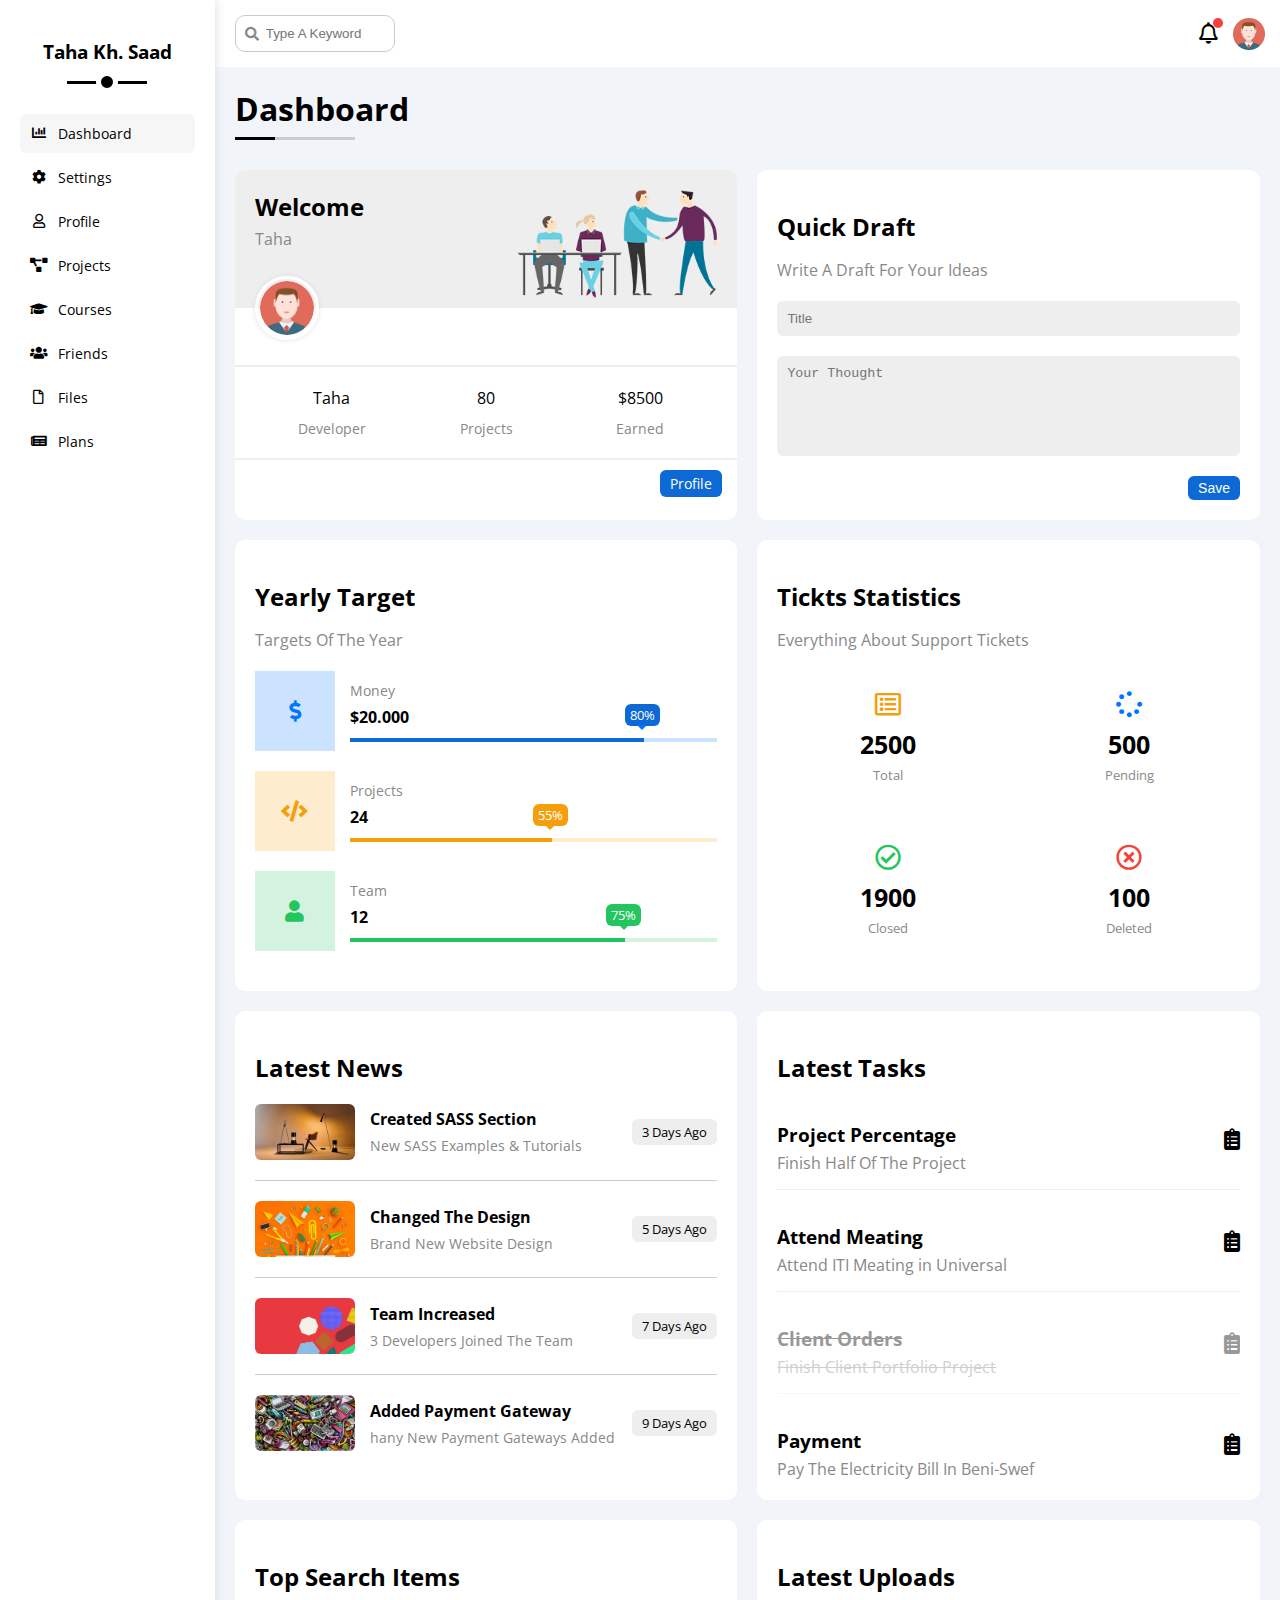
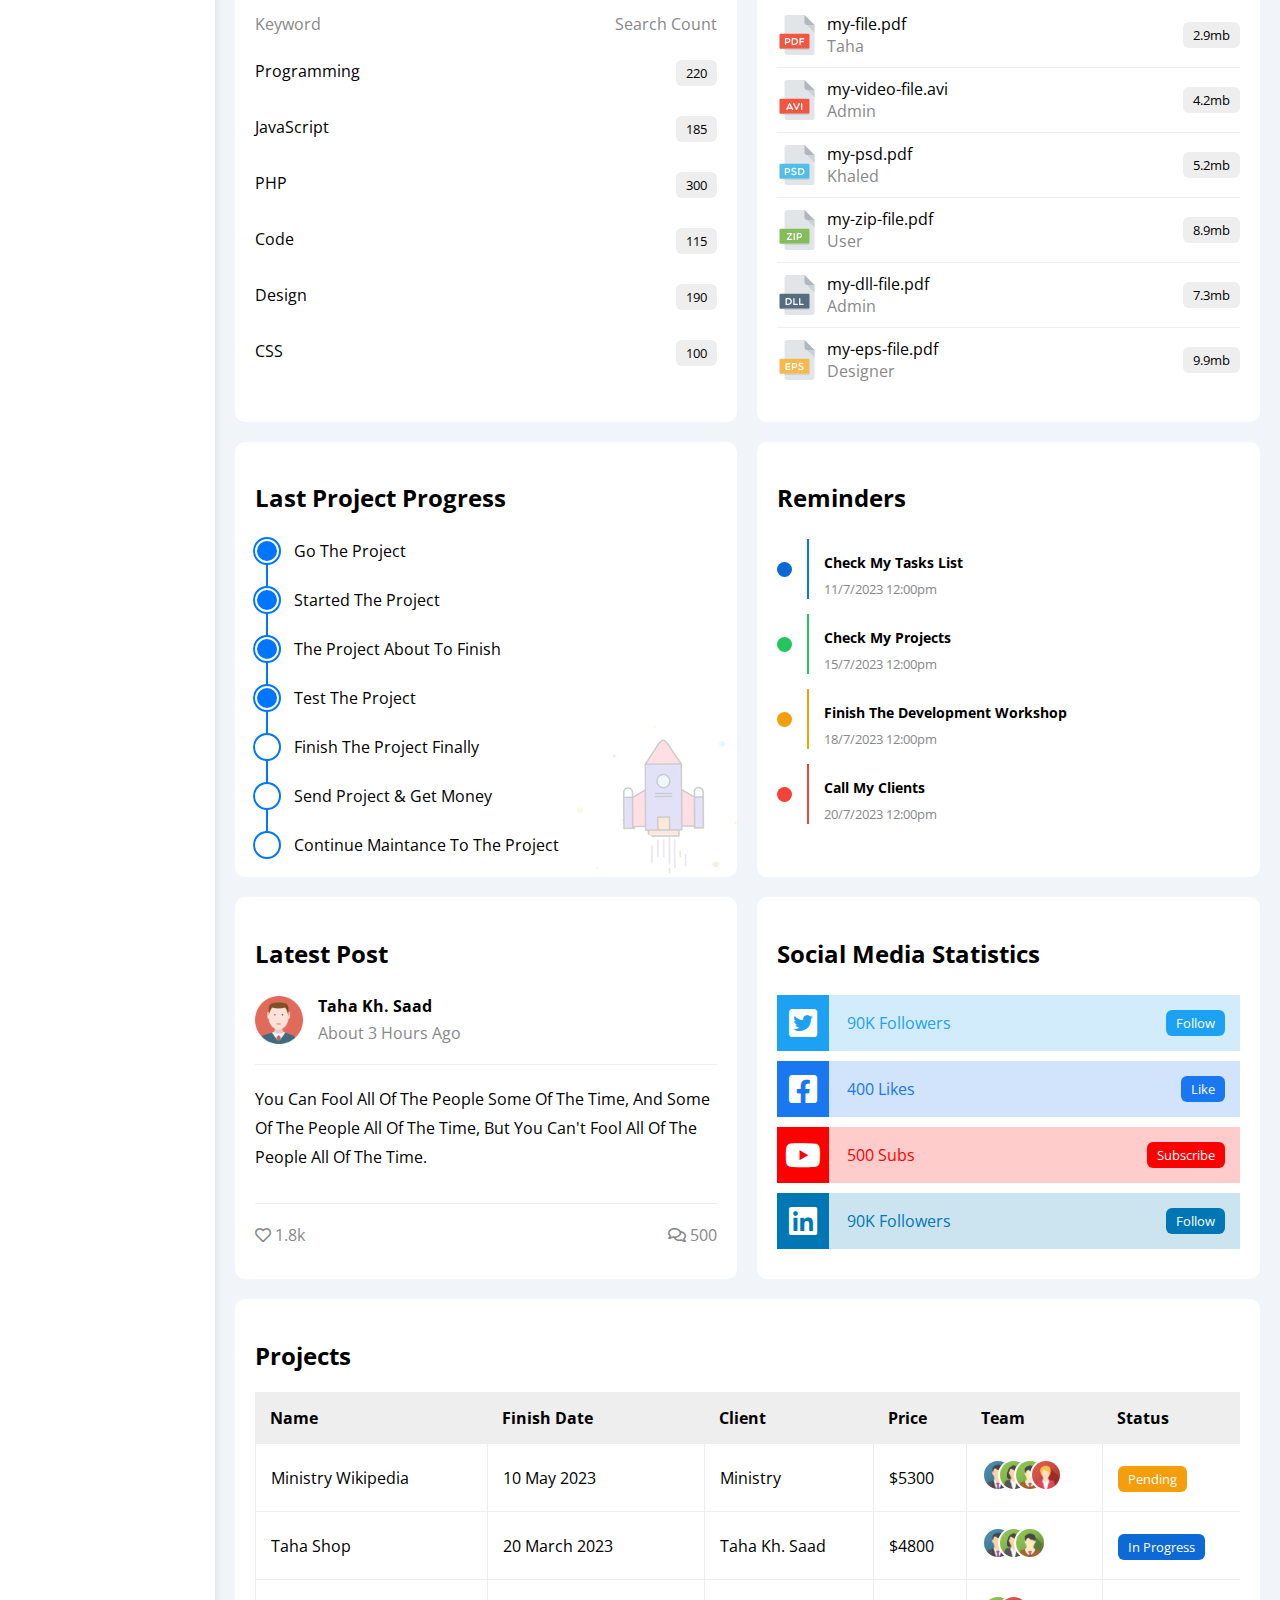
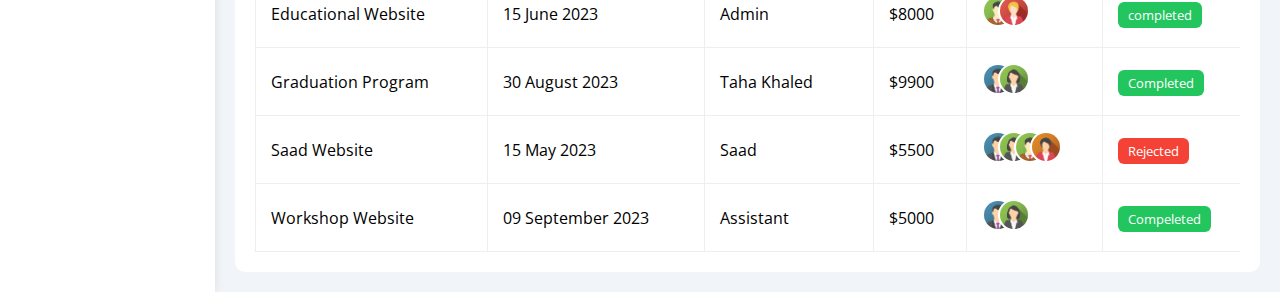
<file: index.html>
<!DOCTYPE html>
<html lang="en">
  <head>
    <meta charset="UTF-8" />
    <meta name="viewport" content="width=device-width, initial-scale=1.0" />
    <title>Dashboard</title>
    <!-- Font Awesome -Icons- -->
    <link rel="stylesheet" href="./css/all.min.css" />
    <!-- CSS Framework File -->
    <link rel="stylesheet" href="./css/framework.css" />
    <!-- Custom CSS File -->
    <link rel="stylesheet" href="./css/master.css" />
  </head>
  <body>
    <div class="page d-flex">
      <div class="sidebar bg-white p-20 p-relative">
        <h3 class="p-relative txt-c mt-0">Taha <span>Kh. Saad</span></h3>
        <ul>
          <li>
            <a
              class="active d-flex align-center fs-14 c-black rad-6 p-10"
              href="index.html"
            >
              <i class="fas fa-chart-bar fa-fw"></i>
              <span>Dashboard</span>
            </a>
          </li>
          <li>
            <a
              class="d-flex align-center fs-14 c-black rad-6 p-10"
              href="settings.html"
            >
              <i class="fas fa-cog fa-fw"></i>
              <span>Settings</span>
            </a>
          </li>
          <li>
            <a
              class="d-flex align-center fs-14 c-black rad-6 p-10"
              href="profile.html"
            >
              <i class="far fa-user fa-fw"></i>
              <span>Profile</span>
            </a>
          </li>
          <li>
            <a
              class="d-flex align-center fs-14 c-black rad-6 p-10"
              href="projects.html"
            >
              <i class="fas fa-project-diagram fa-fw"></i>
              <span>Projects</span>
            </a>
          </li>
          <li>
            <a
              class="d-flex align-center fs-14 c-black rad-6 p-10"
              href="courses.html"
            >
              <i class="fas fa-graduation-cap fa-fw"></i>
              <span>Courses</span>
            </a>
          </li>
          <li>
            <a
              class="d-flex align-center fs-14 c-black rad-6 p-10"
              href="friends.html"
            >
              <i class="fas fa-users fa-fw"></i>
              <span>Friends</span>
            </a>
          </li>
          <li>
            <a
              class="d-flex align-center fs-14 c-black rad-6 p-10"
              href="files.html"
            >
              <i class="far fa-file fa-fw"></i>
              <span>Files</span>
            </a>
          </li>

          <li>
            <a
              class="d-flex align-center fs-14 c-black rad-6 p-10"
              href="plans.html"
            >
              <i class="fas fa-newspaper fa-fw"></i>
              <span>Plans</span>
            </a>
          </li>
        </ul>
      </div>
      <div class="content w-full">
        <!-- Start Head -->
        <div class="head bg-white p-15 between-flex">
          <div class="search p-relative">
            <input class="p-10" type="search" placeholder="Type A Keyword" />
            <i class="fas fa-search search-icon"></i>
          </div>
          <div class="icons d-flex align-center">
            <span class="notifications p-relative">
              <i class="far fa-bell fa-lg"></i>
            </span>
            <img src="./imgs/avatar.png" alt="" />
          </div>
        </div>
        <!-- End Head -->
        <h1 class="p-relative">Dashboard</h1>
        <!-- Start Wrapper -->
        <div class="wrapper d-grid gap-20">
          <!-- Start Welcome Widget -->
          <div class="welcome bg-white rad-10 txt-c-mobile block-mobile">
            <div class="intro p-20 d-flex space-between bg-eee">
              <div>
                <h2 class="m-0">Welcome</h2>
                <p class="c-gray mt-5">Taha</p>
              </div>
              <img
                class="hide-mobile"
                src="imgs/welcome.png"
                alt="Wecome Image"
              />
            </div>
            <img src="./imgs/avatar.png" alt="" class="avatar" />
            <div class="body txt-c d-flex p-20 mt-20 block-mobile">
              <div>
                Taha <span class="d-block c-gray fs-14 mt-10">Developer</span>
              </div>
              <div>
                80 <span class="d-block c-gray fs-14 mt-10">Projects</span>
              </div>
              <div>
                $8500 <span class="d-block c-gray fs-14 mt-10">Earned</span>
              </div>
            </div>
            <a
              href="profile.html"
              class="visit d-block fs-14 mt-20 bg-blue c-white w-fit btn-shape"
              >Profile</a
            >
          </div>
          <!-- End Welcome Widget -->
          <!-- Start Quick Draft Widget -->
          <div class="quick-draft p-20 bg-white rad-10">
            <h2 class="mt-0 mb-10">Quick Draft</h2>
            <p class="mt-0 mb-20 c-gray fs-15">Write A Draft For Your Ideas</p>
            <form action="">
              <input
                type="text"
                class="d-block mb-20 w-full p-10 b-none bg-eee rad-6"
                placeholder="Title"
              />
              <textarea
                class="d-block mb-20 w-full p-10 b-none bg-eee rad-6"
                placeholder="Your Thought"
              ></textarea>
              <input
                type="submit"
                class="save d-block fs-14 bg-blue c-white b-none w-fit btn-shape"
                value="Save"
              />
            </form>
          </div>
          <!-- End Quick Draft Widget -->
          <!-- Start Yearly Targets Widget -->
          <div class="targets p-20 bg-white rad-10">
            <h2 class="mt-0 mb-10">Yearly Target</h2>
            <p class="mt-0 mb-20 c-gray fs-15">Targets Of The Year</p>
            <!-- Row-One -->
            <div class="target-row mb-20 blue d-flex align-center">
              <div class="icon center-flex">
                <i class="fas fa-dollar-sign fa-lg c-blue"></i>
              </div>
              <div class="details">
                <span class="fs-14 c-gray">Money</span>
                <span class="d-block mt-5 mb-10 fw-bold">$20.000</span>
                <div class="progress p-relative">
                  <span style="width: 80%" class="bg-blue blue">
                    <span class="bg-blue">80%</span>
                  </span>
                </div>
              </div>
            </div>
            <!-- Row-Two -->
            <div class="target-row mb-20 d-flex align-center orange">
              <div class="icon center-flex">
                <i class="fas fa-code fa-lg c-orange"></i>
              </div>
              <div class="details">
                <span class="fs-14 c-gray">Projects</span>
                <span class="d-block mt-5 mb-10 fw-bold">24</span>
                <div class="progress p-relative">
                  <span class="bg-orange orange" style="width: 55%">
                    <span class="bg-orange">55%</span>
                  </span>
                </div>
              </div>
            </div>
            <!-- Row-Three -->
            <div class="target-row mb-20 d-flex align-center green">
              <div class="icon center-flex">
                <i class="fas fa-user fa-lg c-green"></i>
              </div>
              <div class="details">
                <span class="fs-14 c-gray">Team</span>
                <span class="d-block mt-5 mb-10 fw-bold">12</span>
                <div class="progress p-relative">
                  <span style="width: 75%" class="bg-green green">
                    <span class="bg-green">75%</span>
                  </span>
                </div>
              </div>
            </div>
          </div>
          <!-- End Yearly Targets Widget -->
          <!-- Start Ticket Widget -->
          <div class="tickets p-20 bg-white rad-10">
            <h2 class="mt-0 mb-10">Tickts Statistics</h2>
            <p class="mt-0 mb-20 c-gray fs-15">
              Everything About Support Tickets
            </p>
            <div class="d-flex txt-c gap-20 f-wrap">
              <div class="box p-20 rad-10 fs-13 c-gray b-solid-ccc">
                <i class="far fa-list-alt fa-2x mb-10 c-orange"></i>
                <span class="d-block c-black fw-bold fs-25 mb-5">2500</span>
                Total
              </div>
              <div class="box p-20 rad-10 fs-13 c-gray b-solid-ccc">
                <i class="fas fa-spinner fa-2x mb-10 c-blue"></i>
                <span class="d-block c-black fw-bold fs-25 mb-5">500</span>
                Pending
              </div>
              <div class="box p-20 rad-10 fs-13 c-gray b-solid-ccc">
                <i class="far fa-check-circle fa-2x mb-10 c-green"></i>
                <span class="d-block c-black fw-bold fs-25 mb-5">1900</span>
                Closed
              </div>
              <div class="box p-20 rad-10 fs-13 c-gray b-solid-ccc">
                <i class="far fa-times-circle fa-2x mb-10 c-red"></i>
                <span class="d-block c-black fw-bold fs-25 mb-5">100</span>
                Deleted
              </div>
            </div>
          </div>
          <!-- End Ticket Widget -->
          <!-- Start Latest News Widget -->
          <div class="latest-news p-20 bg-white rad-10 txt-c-mobile">
            <h2 class="mt-0 mb-20">Latest News</h2>
            <!-- row-one -->
            <div class="news-row d-flex align-center">
              <img src="imgs/news-01.png" alt="news" />
              <div class="info">
                <h3>Created SASS Section</h3>
                <p class="m-0 fs-14 c-gray">New SASS Examples & Tutorials</p>
              </div>
              <span class="btn-shape bg-eee fs-13 label">3 Days Ago</span>
            </div>
            <!-- row-two -->
            <div class="news-row d-flex align-center">
              <img src="imgs/news-02.png" alt="news" />
              <div class="info">
                <h3>Changed The Design</h3>
                <p class="m-0 fs-14 c-gray">Brand New Website Design</p>
              </div>
              <span class="btn-shape bg-eee fs-13 label">5 Days Ago</span>
            </div>
            <!-- row-three -->
            <div class="news-row d-flex align-center">
              <img src="imgs/news-03.png" alt="news" />
              <div class="info">
                <h3>Team Increased</h3>
                <p class="m-0 fs-14 c-gray">3 Developers Joined The Team</p>
              </div>
              <span class="btn-shape bg-eee fs-13 label">7 Days Ago</span>
            </div>
            <!-- row-four -->
            <div class="news-row d-flex align-center">
              <img src="imgs/news-04.png" alt="news" />
              <div class="info">
                <h3>Added Payment Gateway</h3>
                <p class="m-0 fs-14 c-gray">hany New Payment Gateways Added</p>
              </div>
              <span class="btn-shape bg-eee fs-13 label">9 Days Ago</span>
            </div>
          </div>
          <!-- End Latest News Widget -->
          <!-- Start Tasks Widget -->
          <div class="tasks p-20 bg-white rad-10">
            <h2 class="mt-0 mb-20">Latest Tasks</h2>
            <!-- Row One -->
            <div class="task-row between-flex">
              <div class="info">
                <h3 class="mt-0 mb-5 fs-15">Project Percentage</h3>
                <p class="m-0 c-gray">Finish Half Of The Project</p>
              </div>
              <i class="fas fa-clipboard-list delete fa-lg"></i>
            </div>
            <!-- Row Two -->
            <div class="task-row between-flex">
              <div class="info">
                <h3 class="mt-0 mb-5 fs-15">Attend Meating</h3>
                <p class="m-0 c-gray">Attend ITI Meating in Universal</p>
              </div>
              <i class="fas fa-clipboard-list delete fa-lg"></i>
            </div>
            <!-- Row Three -->
            <div class="task-row between-flex done">
              <div class="info">
                <h3 class="mt-0 mb-5 fs-15">Client Orders</h3>
                <p class="m-0 c-gray">Finish Client Portfolio Project</p>
              </div>
              <i class="fas fa-clipboard-list delete fa-lg"></i>
            </div>
            <!-- Row Four -->
            <div class="task-row between-flex">
              <div class="info">
                <h3 class="mt-0 mb-5 fs-15">Payment</h3>
                <p class="m-0 c-gray">Pay The Electricity Bill In Beni-Swef</p>
              </div>
              <i class="fas fa-clipboard-list delete fa-lg"></i>
            </div>
          </div>
          <!-- End Tasks Widget -->
          <!-- Start Top Search Word Widget -->
          <div class="search-items p-20 bg-white rad-10">
            <h2 class="mt-0 mb-20">Top Search Items</h2>
            <div class="items-head d-flex space-between c-gray mb-10">
              <span>Keyword</span>
              <span>Search Count</span>
            </div>
            <div class="items d-flex space-between pt-15 pb-15">
              <span>Programming</span>
              <span class="bg-eee fs-13 btn-shape">220</span>
            </div>
            <div class="items d-flex space-between pt-15 pb-15">
              <span>JavaScript</span>
              <span class="bg-eee fs-13 btn-shape">185</span>
            </div>
            <div class="items d-flex space-between pt-15 pb-15">
              <span>PHP</span>
              <span class="bg-eee fs-13 btn-shape">300</span>
            </div>
            <div class="items d-flex space-between pt-15 pb-15">
              <span>Code</span>
              <span class="bg-eee fs-13 btn-shape">115</span>
            </div>
            <div class="items d-flex space-between pt-15 pb-15">
              <span>Design</span>
              <span class="bg-eee fs-13 btn-shape">190</span>
            </div>
            <div class="items d-flex space-between pt-15 pb-15">
              <span>CSS</span>
              <span class="bg-eee fs-13 btn-shape">100</span>
            </div>
          </div>
          <!-- End Top Search Word Widget -->
          <!-- Start Latest Uploads Widget -->
          <div class="latest-uploads p-20 bg-white rad-10">
            <h2 class="mt-0 mb-20">Latest Uploads</h2>
            <ul class="m-0">
              <li class="between-flex pb-10 mb-10">
                <div class="d-flex align-center">
                  <img src="imgs/pdf.svg" alt="pdf" class="mr-10" />
                  <div>
                    <span class="d-block">my-file.pdf</span>
                    <span class="fs-15 c-gray">Taha</span>
                  </div>
                </div>
                <div class="bg-eee btn-shape fs-13">2.9mb</div>
              </li>
              <li class="between-flex pb-10 mb-10">
                <div class="d-flex align-center">
                  <img src="imgs/avi.svg" alt="pdf" class="mr-10" />
                  <div>
                    <span class="d-block">my-video-file.avi</span>
                    <span class="fs-15 c-gray">Admin</span>
                  </div>
                </div>
                <div class="bg-eee btn-shape fs-13">4.2mb</div>
              </li>
              <li class="between-flex pb-10 mb-10">
                <div class="d-flex align-center">
                  <img src="imgs/psd.svg" alt="pdf" class="mr-10" />
                  <div>
                    <span class="d-block">my-psd.pdf</span>
                    <span class="fs-15 c-gray">Khaled</span>
                  </div>
                </div>
                <div class="bg-eee btn-shape fs-13">5.2mb</div>
              </li>
              <li class="between-flex pb-10 mb-10">
                <div class="d-flex align-center">
                  <img src="imgs/zip.svg" alt="pdf" class="mr-10" />
                  <div>
                    <span class="d-block">my-zip-file.pdf</span>
                    <span class="fs-15 c-gray">User</span>
                  </div>
                </div>
                <div class="bg-eee btn-shape fs-13">8.9mb</div>
              </li>
              <li class="between-flex pb-10 mb-10">
                <div class="d-flex align-center">
                  <img src="imgs/dll.svg" alt="pdf" class="mr-10" />
                  <div>
                    <span class="d-block">my-dll-file.pdf</span>
                    <span class="fs-15 c-gray">Admin</span>
                  </div>
                </div>
                <div class="bg-eee btn-shape fs-13">7.3mb</div>
              </li>
              <li class="between-flex pb-10 mb-10">
                <div class="d-flex align-center">
                  <img src="imgs/eps.svg" alt="pdf" class="mr-10" />
                  <div>
                    <span class="d-block">my-eps-file.pdf</span>
                    <span class="fs-15 c-gray">Designer</span>
                  </div>
                </div>
                <div class="bg-eee btn-shape fs-13">9.9mb</div>
              </li>
            </ul>
          </div>
          <!-- End Latest Uploads Widget -->
          <!-- Start Last Project Progress Widget -->
          <div class="last-project p-20 bg-white rad-10 p-relative">
            <h2 class="mt-0 mb-20">Last Project Progress</h2>
            <ul class="m-0 p-relative">
              <li class="mt-25 d-flex align-center done">Go The Project</li>
              <li class="mt-25 d-flex align-center done">
                Started The Project
              </li>
              <li class="mt-25 d-flex align-center done">
                The Project About To Finish
              </li>
              <li class="mt-25 d-flex align-center done">Test The Project</li>
              <li class="mt-25 d-flex align-center current">
                Finish The Project Finally
              </li>
              <li class="mt-25 d-flex align-center">
                Send Project & Get Money
              </li>
              <li class="mt-25 d-flex align-center">
                Continue Maintance To The Project
              </li>
            </ul>
            <img
              class="launch-icon hide-mobile"
              src="imgs/project.png"
              alt=""
            />
          </div>
          <!-- End Last Project Progress Widget -->
          <!-- Start Last Project Progress Widget -->
          <div class="reminders p-20 bg-white rad-10 p-relative">
            <h2 class="mt-0 mb-25">Reminders</h2>
            <ul class="mt-0">
              <li class="d-flex align-center mt-15">
                <span class="mr-15 d-block rad-half key bg-blue"></span>
                <div class="pl-15 blue">
                  <p class="fs-14 fw-bold mt-0 mb-5">Check My Tasks List</p>
                  <span class="fs-13 c-gray">11/7/2023 12:00pm</span>
                </div>
              </li>
              <li class="d-flex align-center mt-15">
                <span class="mr-15 d-block rad-half key bg-green"></span>
                <div class="pl-15 green">
                  <p class="fs-14 fw-bold mt-0 mb-5">Check My Projects</p>
                  <span class="fs-13 c-gray">15/7/2023 12:00pm</span>
                </div>
              </li>
              <li class="d-flex align-center mt-15">
                <span class="mr-15 d-block rad-half key bg-orange"></span>
                <div class="pl-15 orange">
                  <p class="fs-14 fw-bold mt-0 mb-5">
                    Finish The Development Workshop
                  </p>
                  <span class="fs-13 c-gray">18/7/2023 12:00pm</span>
                </div>
              </li>
              <li class="d-flex align-center mt-15">
                <span class="mr-15 d-block rad-half key bg-red"></span>
                <div class="pl-15 red">
                  <p class="fs-14 fw-bold mt-0 mb-5">Call My Clients</p>
                  <span class="fs-13 c-gray">20/7/2023 12:00pm</span>
                </div>
              </li>
            </ul>
          </div>
          <!-- End Last Project Progress Widget -->
          <!-- Start Latest Post Widget -->
          <div class="latest-post p-20 bg-white rad-10 p-relative">
            <h2 class="mt-0 mb-25">Latest Post</h2>
            <div class="top d-flex align-center">
              <img class="avatar mr-15" src="imgs/avatar.png" alt="avatar" />
              <div class="info">
                <span class="d-block mb-5 fw-bold">Taha Kh. Saad</span>
                <span class="c-gray">About 3 Hours Ago</span>
              </div>
            </div>
            <div class="post-content txt-c-mobile pt-20 pb-20 mt-20 mb-20">
              You can fool all Of the people some of the time, and some Of the
              people all Of the time, but you can't fool all of the people all
              of the time.
            </div>
            <div class="post-stats between-flex c-gray">
              <div>
                <i class="far fa-heart"></i>
                <span>1.8k</span>
              </div>
              <div>
                <i class="far fa-comments"></i>
                <span>500</span>
              </div>
            </div>
          </div>
          <!-- End Latest Post Widget -->
          <!-- Start Social Media Statistics Widget -->
          <div class="social-media p-20 bg-white rad-10 p-relative">
            <h2 class="mt-0 mb-25">Social Media Statistics</h2>
            <div class="box twitter p-15 p-relative mb-10 between-flex">
              <i
                class="fab fa-twitter-square fa-2x c-white h-full center-flex"
              ></i>
              <span>90K Followers</span>
              <a href="#" class="fs-13 c-white btn-shape">Follow</a>
            </div>
            <div class="box facebook p-15 p-relative mb-10 between-flex">
              <i
                class="fab fa-facebook-square fa-2x c-white h-full center-flex"
              ></i>
              <span>400 Likes</span>
              <a href="#" class="fs-13 c-white btn-shape">Like</a>
            </div>
            <div class="box youtube p-15 p-relative mb-10 between-flex">
              <i class="fab fa-youtube fa-2x c-white h-full center-flex"></i>
              <span>500 Subs</span>
              <a href="#" class="fs-13 c-white btn-shape">Subscribe</a>
            </div>
            <div class="box linkedin p-15 p-relative mb-10 between-flex">
              <i class="fab fa-linkedin fa-2x c-white h-full center-flex"></i>
              <span>90K Followers</span>
              <a href="#" class="fs-13 c-white btn-shape">Follow</a>
            </div>
          </div>
          <!-- End Social Media Statistics Widget -->
        </div>
        <!-- End Wrapper -->
        <!-- Start Projects Table -->
        <div class="projects p-20 bg-white rad-10 m-20">
          <h2 class="mt-0 mb-20">Projects</h2>
          <div class="responsive-table">
            <table class="fs-15 w-full">
              <thead>
                <tr>
                  <td>Name</td>
                  <td>Finish Date</td>
                  <td>Client</td>
                  <td>Price</td>
                  <td>Team</td>
                  <td>Status</td>
                </tr>
              </thead>
              <tbody>
                <tr>
                  <td>Ministry Wikipedia</td>
                  <td>10 May 2023</td>
                  <td>Ministry</td>
                  <td>$5300</td>
                  <td>
                    <img src="imgs/team-01.png" alt="" />
                    <img src="imgs/team-02.png" alt="" />
                    <img src="imgs/team-03.png" alt="" />
                    <img src="imgs/team-05.png" alt="" />
                  </td>
                  <td>
                    <span
                      class="label btn-shape btn-shape btn-shape btn-shape btn-shape bg-orange c-white"
                      >Pending</span
                    >
                  </td>
                </tr>
                <tr>
                  <td>Taha Shop</td>
                  <td>20 March 2023</td>
                  <td>Taha Kh. Saad</td>
                  <td>$4800</td>
                  <td>
                    <img src="imgs/team-01.png" alt="" />
                    <img src="imgs/team-02.png" alt="" />
                    <img src="imgs/team-03.png" alt="" />
                  </td>
                  <td>
                    <span
                      class="label btn-shape btn-shape btn-shape btn-shape bg-blue c-white"
                      >In Progress</span
                    >
                  </td>
                </tr>
                <tr>
                  <td>Educational Website</td>
                  <td>15 June 2023</td>
                  <td>Admin</td>
                  <td>$8000</td>
                  <td>
                    <img src="imgs/team-03.png" alt="" />
                    <img src="imgs/team-05.png" alt="" />
                  </td>
                  <td>
                    <span
                      class="label btn-shape btn-shape btn-shape btn-shape bg-green c-white"
                      >completed</span
                    >
                  </td>
                </tr>
                <tr>
                  <td>Graduation Program</td>
                  <td>30 August 2023</td>
                  <td>Taha Khaled</td>
                  <td>$9900</td>
                  <td>
                    <img src="imgs/team-01.png" alt="" />
                    <img src="imgs/team-02.png" alt="" />
                  </td>
                  <td>
                    <span
                      class="label btn-shape btn-shape btn-shape btn-shape bg-green c-white"
                      >Completed</span
                    >
                  </td>
                </tr>
                <tr>
                  <td>Saad Website</td>
                  <td>15 May 2023</td>
                  <td>Saad</td>
                  <td>$5500</td>
                  <td>
                    <img src="imgs/team-01.png" alt="" />
                    <img src="imgs/team-02.png" alt="" />
                    <img src="imgs/team-03.png" alt="" />
                    <img src="imgs/team-04.png" alt="" />
                  </td>
                  <td>
                    <span
                      class="label btn-shape btn-shape btn-shape btn-shape bg-red c-white"
                      >Rejected</span
                    >
                  </td>
                </tr>
                <tr>
                  <td>Workshop Website</td>
                  <td>09 September 2023</td>
                  <td>Assistant</td>
                  <td>$5000</td>
                  <td>
                    <img src="imgs/team-01.png" alt="" />
                    <img src="imgs/team-02.png" alt="" />
                  </td>
                  <td>
                    <span
                      class="label btn-shape btn-shape btn-shape btn-shape btn-shape bg-green c-white"
                      >Compeleted</span
                    >
                  </td>
                </tr>
              </tbody>
            </table>
          </div>
        </div>
        <!-- End Projects Table -->
      </div>
      <!-- End content -->
    </div>
  </body>
</html>
</file>
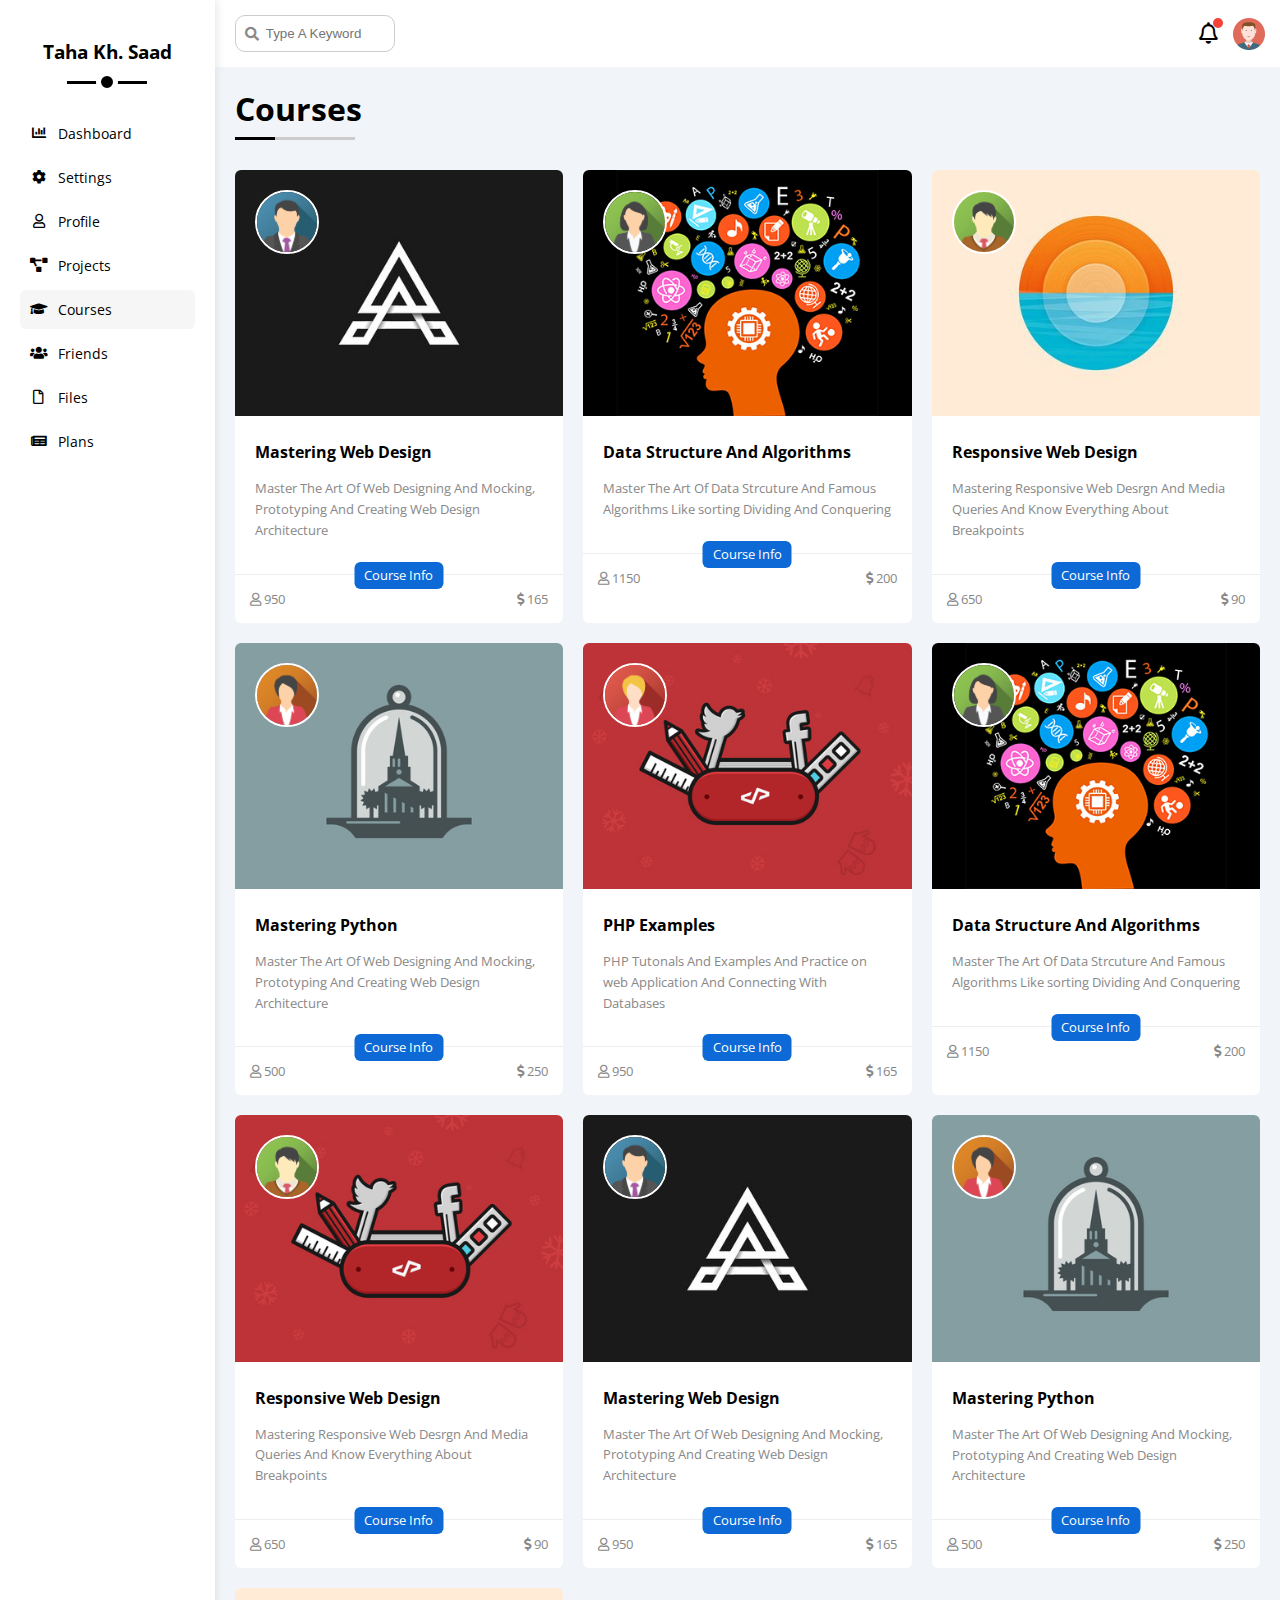
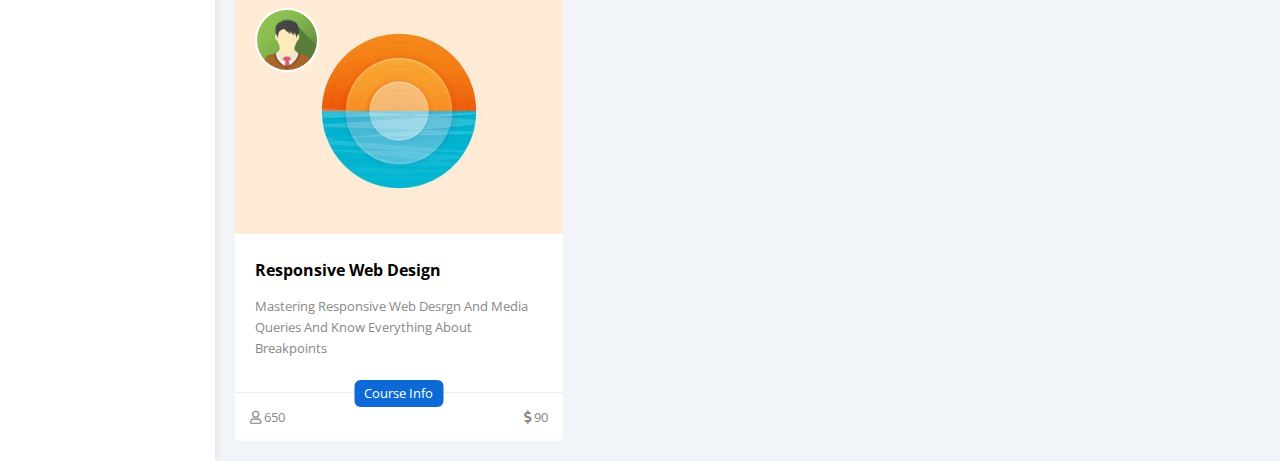
<file: courses.html>
<!DOCTYPE html>
<html lang="en">
  <head>
    <meta charset="UTF-8" />
    <meta name="viewport" content="width=device-width, initial-scale=1.0" />
    <title>Courses</title>
    <!-- Font Awesome -Icons- -->
    <link rel="stylesheet" href="./css/all.min.css" />
    <!-- CSS Framework File -->
    <link rel="stylesheet" href="./css/framework.css" />
    <!-- Custom CSS File -->
    <link rel="stylesheet" href="./css/master.css" />
  </head>
  <body>
    <div class="page d-flex">
      <div class="sidebar bg-white p-20 p-relative">
        <h3 class="p-relative txt-c mt-0">Taha <span>Kh. Saad</span></h3>
        <ul>
          <li>
            <a
              class="d-flex align-center fs-14 c-black rad-6 p-10"
              href="index.html"
            >
              <i class="fas fa-chart-bar fa-fw"></i>
              <span>Dashboard</span>
            </a>
          </li>
          <li>
            <a
              class="d-flex align-center fs-14 c-black rad-6 p-10"
              href="settings.html"
            >
              <i class="fas fa-cog fa-fw"></i>
              <span>Settings</span>
            </a>
          </li>
          <li>
            <a
              class="d-flex align-center fs-14 c-black rad-6 p-10"
              href="profile.html"
            >
              <i class="far fa-user fa-fw"></i>
              <span>Profile</span>
            </a>
          </li>
          <li>
            <a
              class="d-flex align-center fs-14 c-black rad-6 p-10"
              href="projects.html"
            >
              <i class="fas fa-project-diagram fa-fw"></i>
              <span>Projects</span>
            </a>
          </li>
          <li>
            <a
              class="active d-flex align-center fs-14 c-black rad-6 p-10"
              href="courses.html"
            >
              <i class="fas fa-graduation-cap fa-fw"></i>
              <span>Courses</span>
            </a>
          </li>
          <li>
            <a
              class="d-flex align-center fs-14 c-black rad-6 p-10"
              href="friends.html"
            >
              <i class="fas fa-users fa-fw"></i>
              <span>Friends</span>
            </a>
          </li>
          <li>
            <a
              class="d-flex align-center fs-14 c-black rad-6 p-10"
              href="files.html"
            >
              <i class="far fa-file fa-fw"></i>
              <span>Files</span>
            </a>
          </li>
          <li>
            <a
              class="d-flex align-center fs-14 c-black rad-6 p-10"
              href="plans.html"
            >
              <i class="fas fa-newspaper fa-fw"></i>
              <span>Plans</span>
            </a>
          </li>
        </ul>
      </div>
      <div class="content w-full">
        <!-- Start Head -->
        <div class="head bg-white p-15 between-flex">
          <div class="search p-relative">
            <input class="p-10" type="search" placeholder="Type A Keyword" />
            <i class="fas fa-search search-icon"></i>
          </div>
          <div class="icons d-flex align-center">
            <span class="notifications p-relative">
              <i class="far fa-bell fa-lg"></i>
            </span>
            <img src="./imgs/avatar.png" alt="" />
          </div>
        </div>
        <!-- End Head -->
        <h1 class="p-relative">Courses</h1>
        <div class="courses-page d-grid m-20 gap-20">
          <!-- Row -->
          <div class="course bg-white rad-6 p-relative">
            <img class="cover" src="imgs/course-01.jpg" alt="" />
            <img class="instructor" src="imgs/team-01.png" alt="" />
            <div class="p-20">
              <h4 class="m-0">Mastering Web Design</h4>
              <p class="description c-gray mt-15 fs-14">
                Master The Art Of Web Designing And Mocking, Prototyping And
                Creating Web Design Architecture
              </p>
            </div>
            <div class="info p-15 p-relative between-flex">
              <span class="title bg-blue c-white btn-shape">Course Info</span>
              <span class="c-gray">
                <i class="far fa-user"></i>
                950
              </span>
              <span class="c-gray">
                <i class="fas fa-dollar-sign"></i>
                165
              </span>
            </div>
          </div>
          <!-- Row -->
          <div class="course bg-white rad-6 p-relative">
            <img class="cover" src="imgs/course-02.jpg" alt="" />
            <img class="instructor" src="imgs/team-02.png" alt="" />
            <div class="p-20">
              <h4 class="m-0">Data Structure And Algorithms</h4>
              <p class="description c-gray mt-15 fs-14">
                Master The Art Of Data Strcuture And Famous Algorithms Like
                sorting Dividing And Conquering
              </p>
            </div>
            <div class="info p-15 p-relative between-flex">
              <span class="title bg-blue c-white btn-shape">Course Info</span>
              <span class="c-gray">
                <i class="far fa-user"></i>
                1150
              </span>
              <span class="c-gray">
                <i class="fas fa-dollar-sign"></i>
                200
              </span>
            </div>
          </div>
          <!-- Row -->
          <div class="course bg-white rad-6 p-relative">
            <img class="cover" src="imgs/course-03.jpg" alt="" />
            <img class="instructor" src="imgs/team-03.png" alt="" />
            <div class="p-20">
              <h4 class="m-0">Responsive Web Design</h4>
              <p class="description c-gray mt-15 fs-14">
                Mastering Responsive Web Desrgn And Media Queries And Know
                Everything About Breakpoints
              </p>
            </div>
            <div class="info p-15 p-relative between-flex">
              <span class="title bg-blue c-white btn-shape">Course Info</span>
              <span class="c-gray">
                <i class="far fa-user"></i>
                650
              </span>
              <span class="c-gray">
                <i class="fas fa-dollar-sign"></i>
                90
              </span>
            </div>
          </div>
          <!-- Row -->
          <div class="course bg-white rad-6 p-relative">
            <img class="cover" src="imgs/course-04.jpg" alt="" />
            <img class="instructor" src="imgs/team-04.png" alt="" />
            <div class="p-20">
              <h4 class="m-0">Mastering Python</h4>
              <p class="description c-gray mt-15 fs-14">
                Master The Art Of Web Designing And Mocking, Prototyping And
                Creating Web Design Architecture
              </p>
            </div>
            <div class="info p-15 p-relative between-flex">
              <span class="title bg-blue c-white btn-shape">Course Info</span>
              <span class="c-gray">
                <i class="far fa-user"></i>
                500
              </span>
              <span class="c-gray">
                <i class="fas fa-dollar-sign"></i>
                250
              </span>
            </div>
          </div>
          <!-- Row -->
          <div class="course bg-white rad-6 p-relative">
            <img class="cover" src="imgs/course-05.jpg" alt="" />
            <img class="instructor" src="imgs/team-05.png" alt="" />
            <div class="p-20">
              <h4 class="m-0">PHP Examples</h4>
              <p class="description c-gray mt-15 fs-14">
                PHP Tutonals And Examples And Practice on web Application And
                Connecting With Databases
              </p>
            </div>
            <div class="info p-15 p-relative between-flex">
              <span class="title bg-blue c-white btn-shape">Course Info</span>
              <span class="c-gray">
                <i class="far fa-user"></i>
                950
              </span>
              <span class="c-gray">
                <i class="fas fa-dollar-sign"></i>
                165
              </span>
            </div>
          </div>
          <!-- Row -->
          <div class="course bg-white rad-6 p-relative">
            <img class="cover" src="imgs/course-02.jpg" alt="" />
            <img class="instructor" src="imgs/team-02.png" alt="" />
            <div class="p-20">
              <h4 class="m-0">Data Structure And Algorithms</h4>
              <p class="description c-gray mt-15 fs-14">
                Master The Art Of Data Strcuture And Famous Algorithms Like
                sorting Dividing And Conquering
              </p>
            </div>
            <div class="info p-15 p-relative between-flex">
              <span class="title bg-blue c-white btn-shape">Course Info</span>
              <span class="c-gray">
                <i class="far fa-user"></i>
                1150
              </span>
              <span class="c-gray">
                <i class="fas fa-dollar-sign"></i>
                200
              </span>
            </div>
          </div>
          <!-- Row -->
          <div class="course bg-white rad-6 p-relative">
            <img class="cover" src="imgs/course-05.jpg" alt="" />
            <img class="instructor" src="imgs/team-03.png" alt="" />
            <div class="p-20">
              <h4 class="m-0">Responsive Web Design</h4>
              <p class="description c-gray mt-15 fs-14">
                Mastering Responsive Web Desrgn And Media Queries And Know
                Everything About Breakpoints
              </p>
            </div>
            <div class="info p-15 p-relative between-flex">
              <span class="title bg-blue c-white btn-shape">Course Info</span>
              <span class="c-gray">
                <i class="far fa-user"></i>
                650
              </span>
              <span class="c-gray">
                <i class="fas fa-dollar-sign"></i>
                90
              </span>
            </div>
          </div>
          <!-- Row -->
          <div class="course bg-white rad-6 p-relative">
            <img class="cover" src="imgs/course-01.jpg" alt="" />
            <img class="instructor" src="imgs/team-01.png" alt="" />
            <div class="p-20">
              <h4 class="m-0">Mastering Web Design</h4>
              <p class="description c-gray mt-15 fs-14">
                Master The Art Of Web Designing And Mocking, Prototyping And
                Creating Web Design Architecture
              </p>
            </div>
            <div class="info p-15 p-relative between-flex">
              <span class="title bg-blue c-white btn-shape">Course Info</span>
              <span class="c-gray">
                <i class="far fa-user"></i>
                950
              </span>
              <span class="c-gray">
                <i class="fas fa-dollar-sign"></i>
                165
              </span>
            </div>
          </div>
          <!-- Row -->
          <div class="course bg-white rad-6 p-relative">
            <img class="cover" src="imgs/course-04.jpg" alt="" />
            <img class="instructor" src="imgs/team-04.png" alt="" />
            <div class="p-20">
              <h4 class="m-0">Mastering Python</h4>
              <p class="description c-gray mt-15 fs-14">
                Master The Art Of Web Designing And Mocking, Prototyping And
                Creating Web Design Architecture
              </p>
            </div>
            <div class="info p-15 p-relative between-flex">
              <span class="title bg-blue c-white btn-shape">Course Info</span>
              <span class="c-gray">
                <i class="far fa-user"></i>
                500
              </span>
              <span class="c-gray">
                <i class="fas fa-dollar-sign"></i>
                250
              </span>
            </div>
          </div>
          <!-- Row -->
          <div class="course bg-white rad-6 p-relative">
            <img class="cover" src="imgs/course-03.jpg" alt="" />
            <img class="instructor" src="imgs/team-03.png" alt="" />
            <div class="p-20">
              <h4 class="m-0">Responsive Web Design</h4>
              <p class="description c-gray mt-15 fs-14">
                Mastering Responsive Web Desrgn And Media Queries And Know
                Everything About Breakpoints
              </p>
            </div>
            <div class="info p-15 p-relative between-flex">
              <span class="title bg-blue c-white btn-shape">Course Info</span>
              <span class="c-gray">
                <i class="far fa-user"></i>
                650
              </span>
              <span class="c-gray">
                <i class="fas fa-dollar-sign"></i>
                90
              </span>
            </div>
          </div>
        </div>
      </div>
    </div>
  </body>
</html>

<!-- 
  Component One: Toggle Button
    <label>
      <input class="toggle-checkbox" type="checkbox" checked>
      <div class="toggle-switch"></div>
    </label>
 -->
</file>
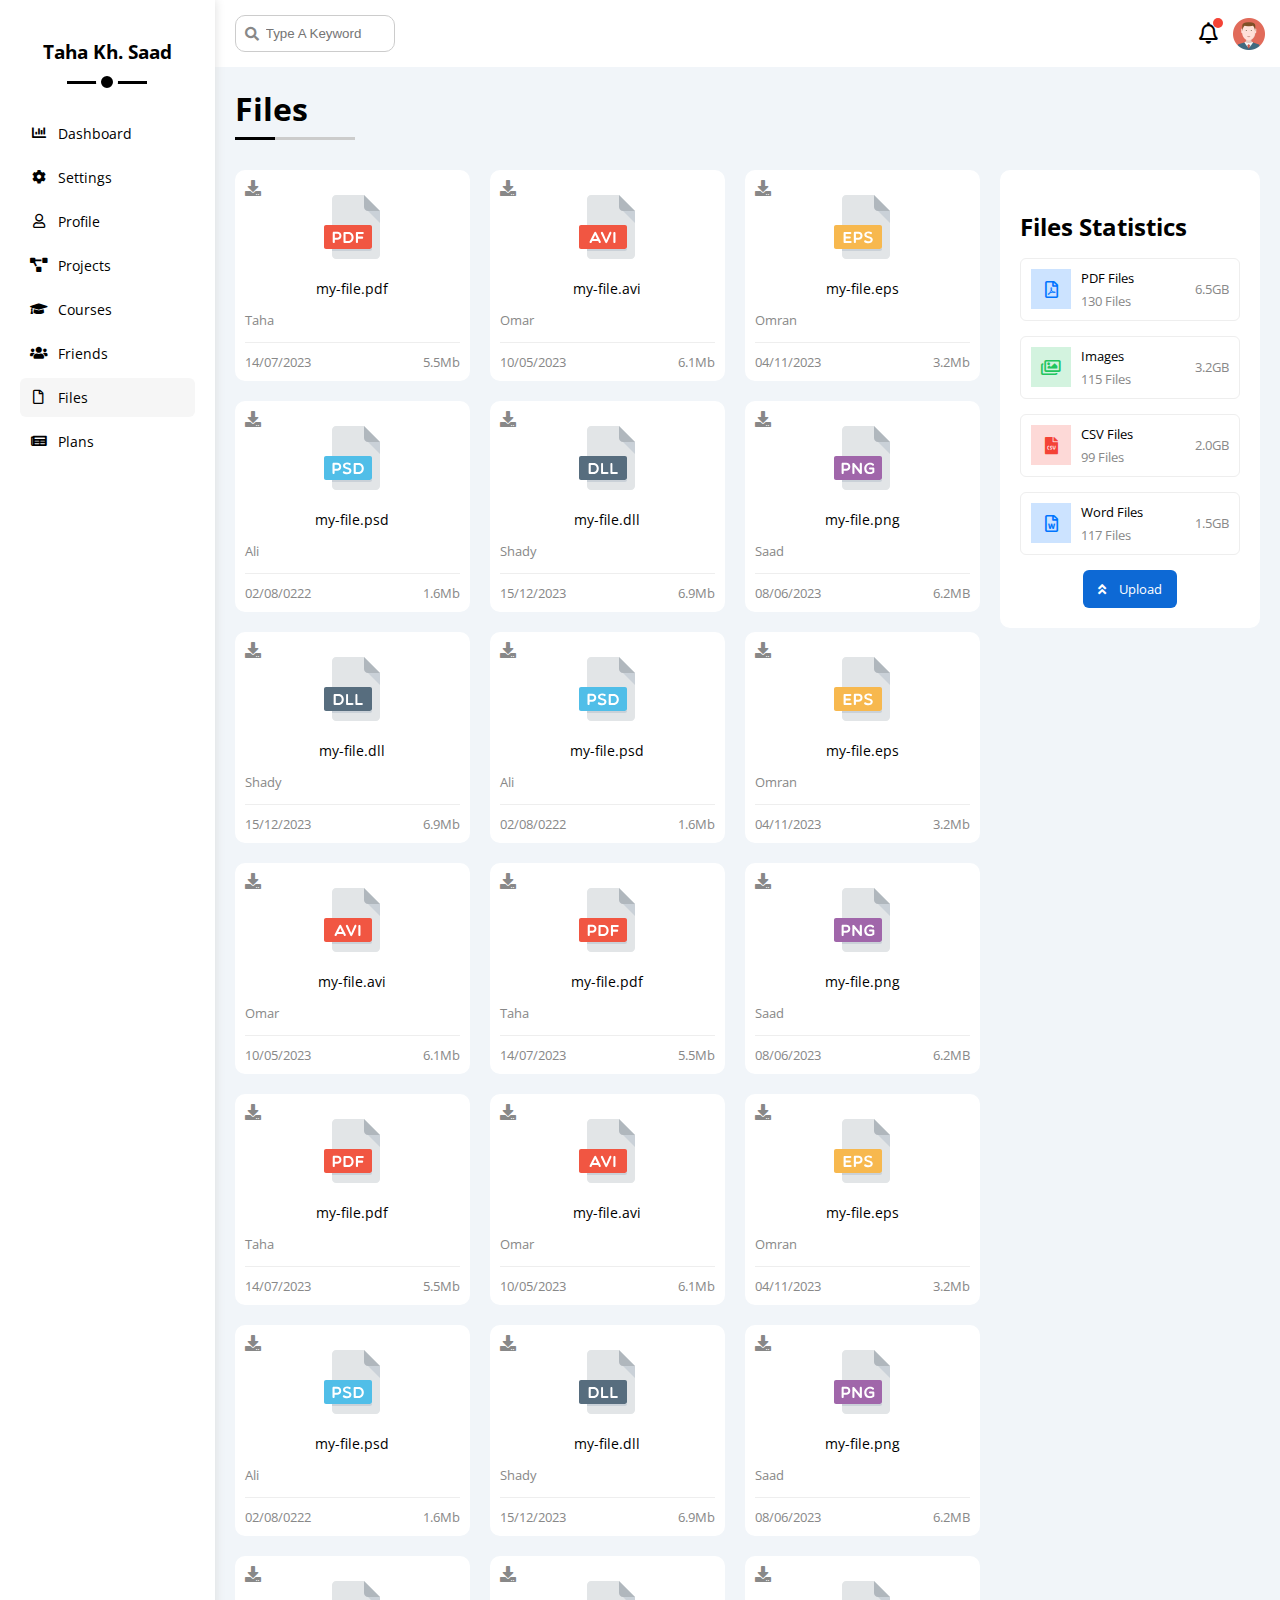
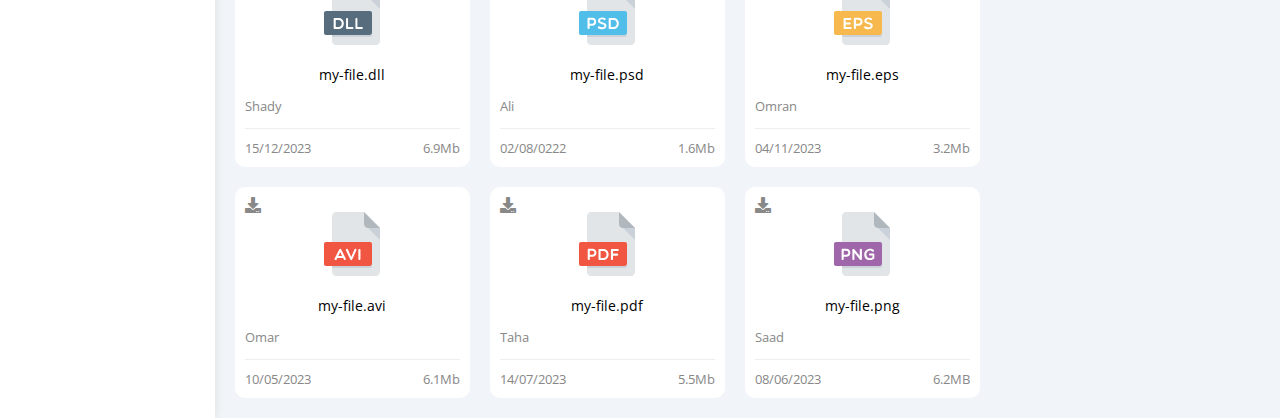
<file: files.html>
<!DOCTYPE html>
<html lang="en">
  <head>
    <meta charset="UTF-8" />
    <meta name="viewport" content="width=device-width, initial-scale=1.0" />
    <title>Files</title>
    <!-- Font Awesome -Icons- -->
    <link rel="stylesheet" href="./css/all.min.css" />
    <!-- CSS Framework File -->
    <link rel="stylesheet" href="./css/framework.css" />
    <!-- Custom CSS File -->
    <link rel="stylesheet" href="./css/master.css" />
  </head>
  <body>
    <div class="page d-flex">
      <div class="sidebar bg-white p-20 p-relative">
        <h3 class="p-relative txt-c mt-0">Taha <span>Kh. Saad</span></h3>
        <ul>
          <li>
            <a
              class="d-flex align-center fs-14 c-black rad-6 p-10"
              href="index.html"
            >
              <i class="fas fa-chart-bar fa-fw"></i>
              <span>Dashboard</span>
            </a>
          </li>
          <li>
            <a
              class="d-flex align-center fs-14 c-black rad-6 p-10"
              href="settings.html"
            >
              <i class="fas fa-cog fa-fw"></i>
              <span>Settings</span>
            </a>
          </li>
          <li>
            <a
              class="d-flex align-center fs-14 c-black rad-6 p-10"
              href="profile.html"
            >
              <i class="far fa-user fa-fw"></i>
              <span>Profile</span>
            </a>
          </li>
          <li>
            <a
              class="d-flex align-center fs-14 c-black rad-6 p-10"
              href="projects.html"
            >
              <i class="fas fa-project-diagram fa-fw"></i>
              <span>Projects</span>
            </a>
          </li>
          <li>
            <a
              class="d-flex align-center fs-14 c-black rad-6 p-10"
              href="courses.html"
            >
              <i class="fas fa-graduation-cap fa-fw"></i>
              <span>Courses</span>
            </a>
          </li>
          <li>
            <a
              class="d-flex align-center fs-14 c-black rad-6 p-10"
              href="friends.html"
            >
              <i class="fas fa-users fa-fw"></i>
              <span>Friends</span>
            </a>
          </li>
          <li>
            <a
              class="active d-flex align-center fs-14 c-black rad-6 p-10"
              href="files.html"
            >
              <i class="far fa-file fa-fw"></i>
              <span>Files</span>
            </a>
          </li>
          <li>
            <a
              class="d-flex align-center fs-14 c-black rad-6 p-10"
              href="plans.html"
            >
              <i class="fas fa-newspaper fa-fw"></i>
              <span>Plans</span>
            </a>
          </li>
        </ul>
      </div>
      <div class="content w-full">
        <!-- Start Head -->
        <div class="head bg-white p-15 between-flex">
          <div class="search p-relative">
            <input class="p-10" type="search" placeholder="Type A Keyword" />
            <i class="fas fa-search search-icon"></i>
          </div>
          <div class="icons d-flex align-center">
            <span class="notifications p-relative">
              <i class="far fa-bell fa-lg"></i>
            </span>
            <img src="./imgs/avatar.png" alt="" />
          </div>
        </div>
        <!-- End Head -->
        <h1 class="p-relative">Files</h1>
        <div class="files-page d-flex m-20 gap-20">
          <!-- Start Files Stats -->
          <div class="files-stats p-20 bg-white rad-10">
            <h2 class="mt-0 mb-15 txt-c-mobile">Files Statistics</h2>
            <!-- ///// -->
            <div class="d-flex align-center border-eee p-10 rad-6 mb-15 fs-13">
              <i class="far fa-file-pdf fa-lg blue center-flex c-blue icon"></i>
              <div class="info">
                <span>PDF Files</span>
                <span class="c-gray d-block mt-5">130 Files</span>
              </div>
              <div class="size c-gray">6.5GB</div>
            </div>
            <!-- ///// -->
            <div class="d-flex align-center border-eee p-10 rad-6 mb-15 fs-13">
              <i class="far fa-images fa-lg green center-flex c-green icon"></i>
              <div iv class="info">
                <span>Images</span>
                <span class="c-gray d-block mt-5">115 Files</span>
              </div>
              <div class="size c-gray">3.2GB</div>
            </div>
            <!-- ///// -->
            <div class="d-flex align-center border-eee p-10 rad-6 mb-15 fs-13">
              <i class="fas fa-file-csv fa-lg red center-flex c-red icon"></i>
              <div iv class="info">
                <span>CSV Files</span>
                <span class="c-gray d-block mt-5">99 Files</span>
              </div>
              <div class="size c-gray">2.0GB</div>
            </div>
            <!-- ///// -->
            <div class="d-flex align-center border-eee p-10 rad-6 mb-15 fs-13">
              <i
                class="far fa-file-word fa-lg blue center-flex c-blue icon"
              ></i>
              <div iv class="info">
                <span>Word Files</span>
                <span class="c-gray d-block mt-5">117 Files</span>
              </div>
              <div class="size c-gray">1.5GB</div>
            </div>
            <a
              class="upload bg-blue c-white fs-13 rad-6 d-block w-fit btn-shape"
              href="#"
            >
              <i class="fas fa-angle-double-up mr-10"></i>
              Upload
            </a>
          </div>
          <!-- End Files Stats -->
          <!-- Start Files Content -->
          <div class="files-content d-grid gap-20">
            <!-- File -->
            <div class="file bg-white p-10 rad-10">
              <i class="fas fa-download c-gray p-absolute"></i>
              <div class="icon txt-c">
                <img class="mt-15 mb-15" src="imgs/pdf.svg" alt="" />
              </div>
              <div class="txt-c mb-10 fs-14">my-file.pdf</div>
              <p class="c-gray fs-13">Taha</p>
              <div class="info between-flex mt-10 pt-10 fs-13 c-gray">
                <span>14/07/2023</span>
                <span>5.5Mb</span>
              </div>
            </div>
            <!-- File -->
            <div class="file bg-white p-10 rad-10">
              <i class="fas fa-download c-gray p-absolute"></i>
              <div class="icon txt-c">
                <img class="mt-15 mb-15" src="imgs/avi.svg" alt="" />
              </div>
              <div class="txt-c mb-10 fs-14">my-file.avi</div>
              <p class="c-gray fs-13">Omar</p>
              <div class="info between-flex mt-10 pt-10 fs-13 c-gray">
                <span>10/05/2023</span>
                <span>6.1Mb</span>
              </div>
            </div>
            <!-- File -->
            <div class="file bg-white p-10 rad-10">
              <i class="fas fa-download c-gray p-absolute"></i>
              <div class="icon txt-c">
                <img class="mt-15 mb-15" src="imgs/eps.svg" alt="" />
              </div>
              <div class="txt-c mb-10 fs-14">my-file.eps</div>
              <p class="c-gray fs-13">Omran</p>
              <div class="info between-flex mt-10 pt-10 fs-13 c-gray">
                <span>04/11/2023</span>
                <span>3.2Mb</span>
              </div>
            </div>
            <!-- File -->
            <div class="file bg-white p-10 rad-10">
              <i class="fas fa-download c-gray p-absolute"></i>
              <div class="icon txt-c">
                <img class="mt-15 mb-15" src="imgs/psd.svg" alt="" />
              </div>
              <div class="txt-c mb-10 fs-14">my-file.psd</div>
              <p class="c-gray fs-13">Ali</p>
              <div class="info between-flex mt-10 pt-10 fs-13 c-gray">
                <span>02/08/0222</span>
                <span>1.6Mb</span>
              </div>
            </div>
            <!-- File -->
            <div class="file bg-white p-10 rad-10">
              <i class="fas fa-download c-gray p-absolute"></i>
              <div class="icon txt-c">
                <img class="mt-15 mb-15" src="imgs/dll.svg" alt="" />
              </div>
              <div class="txt-c mb-10 fs-14">my-file.dll</div>
              <p class="c-gray fs-13">Shady</p>
              <div class="info between-flex mt-10 pt-10 fs-13 c-gray">
                <span>15/12/2023</span>
                <span>6.9Mb</span>
              </div>
            </div>
            <!-- File -->
            <div class="file bg-white p-10 rad-10">
              <i class="fas fa-download c-gray p-absolute"></i>
              <div class="icon txt-c">
                <img class="mt-15 mb-15" src="imgs/png.svg" alt="" />
              </div>
              <div class="txt-c mb-10 fs-14">my-file.png</div>
              <p class="c-gray fs-13">Saad</p>
              <div class="info between-flex mt-10 pt-10 fs-13 c-gray">
                <span>08/06/2023</span>
                <span>6.2MB</span>
              </div>
            </div>
            <!-- File -->
            <div class="file bg-white p-10 rad-10">
              <i class="fas fa-download c-gray p-absolute"></i>
              <div class="icon txt-c">
                <img class="mt-15 mb-15" src="imgs/dll.svg" alt="" />
              </div>
              <div class="txt-c mb-10 fs-14">my-file.dll</div>
              <p class="c-gray fs-13">Shady</p>
              <div class="info between-flex mt-10 pt-10 fs-13 c-gray">
                <span>15/12/2023</span>
                <span>6.9Mb</span>
              </div>
            </div>
            <!-- File -->
            <div class="file bg-white p-10 rad-10">
              <i class="fas fa-download c-gray p-absolute"></i>
              <div class="icon txt-c">
                <img class="mt-15 mb-15" src="imgs/psd.svg" alt="" />
              </div>
              <div class="txt-c mb-10 fs-14">my-file.psd</div>
              <p class="c-gray fs-13">Ali</p>
              <div class="info between-flex mt-10 pt-10 fs-13 c-gray">
                <span>02/08/0222</span>
                <span>1.6Mb</span>
              </div>
            </div>
            <!-- File -->
            <div class="file bg-white p-10 rad-10">
              <i class="fas fa-download c-gray p-absolute"></i>
              <div class="icon txt-c">
                <img class="mt-15 mb-15" src="imgs/eps.svg" alt="" />
              </div>
              <div class="txt-c mb-10 fs-14">my-file.eps</div>
              <p class="c-gray fs-13">Omran</p>
              <div class="info between-flex mt-10 pt-10 fs-13 c-gray">
                <span>04/11/2023</span>
                <span>3.2Mb</span>
              </div>
            </div>
            <!-- File -->
            <div class="file bg-white p-10 rad-10">
              <i class="fas fa-download c-gray p-absolute"></i>
              <div class="icon txt-c">
                <img class="mt-15 mb-15" src="imgs/avi.svg" alt="" />
              </div>
              <div class="txt-c mb-10 fs-14">my-file.avi</div>
              <p class="c-gray fs-13">Omar</p>
              <div class="info between-flex mt-10 pt-10 fs-13 c-gray">
                <span>10/05/2023</span>
                <span>6.1Mb</span>
              </div>
            </div>
            <div class="file bg-white p-10 rad-10">
              <i class="fas fa-download c-gray p-absolute"></i>
              <div class="icon txt-c">
                <img class="mt-15 mb-15" src="imgs/pdf.svg" alt="" />
              </div>
              <div class="txt-c mb-10 fs-14">my-file.pdf</div>
              <p class="c-gray fs-13">Taha</p>
              <div class="info between-flex mt-10 pt-10 fs-13 c-gray">
                <span>14/07/2023</span>
                <span>5.5Mb</span>
              </div>
            </div>
            <!-- File -->
            <div class="file bg-white p-10 rad-10">
              <i class="fas fa-download c-gray p-absolute"></i>
              <div class="icon txt-c">
                <img class="mt-15 mb-15" src="imgs/png.svg" alt="" />
              </div>
              <div class="txt-c mb-10 fs-14">my-file.png</div>
              <p class="c-gray fs-13">Saad</p>
              <div class="info between-flex mt-10 pt-10 fs-13 c-gray">
                <span>08/06/2023</span>
                <span>6.2MB</span>
              </div>
            </div>
            <!-- File -->
            <div class="file bg-white p-10 rad-10">
              <i class="fas fa-download c-gray p-absolute"></i>
              <div class="icon txt-c">
                <img class="mt-15 mb-15" src="imgs/pdf.svg" alt="" />
              </div>
              <div class="txt-c mb-10 fs-14">my-file.pdf</div>
              <p class="c-gray fs-13">Taha</p>
              <div class="info between-flex mt-10 pt-10 fs-13 c-gray">
                <span>14/07/2023</span>
                <span>5.5Mb</span>
              </div>
            </div>
            <!-- File -->
            <div class="file bg-white p-10 rad-10">
              <i class="fas fa-download c-gray p-absolute"></i>
              <div class="icon txt-c">
                <img class="mt-15 mb-15" src="imgs/avi.svg" alt="" />
              </div>
              <div class="txt-c mb-10 fs-14">my-file.avi</div>
              <p class="c-gray fs-13">Omar</p>
              <div class="info between-flex mt-10 pt-10 fs-13 c-gray">
                <span>10/05/2023</span>
                <span>6.1Mb</span>
              </div>
            </div>
            <!-- File -->
            <div class="file bg-white p-10 rad-10">
              <i class="fas fa-download c-gray p-absolute"></i>
              <div class="icon txt-c">
                <img class="mt-15 mb-15" src="imgs/eps.svg" alt="" />
              </div>
              <div class="txt-c mb-10 fs-14">my-file.eps</div>
              <p class="c-gray fs-13">Omran</p>
              <div class="info between-flex mt-10 pt-10 fs-13 c-gray">
                <span>04/11/2023</span>
                <span>3.2Mb</span>
              </div>
            </div>
            <!-- File -->
            <div class="file bg-white p-10 rad-10">
              <i class="fas fa-download c-gray p-absolute"></i>
              <div class="icon txt-c">
                <img class="mt-15 mb-15" src="imgs/psd.svg" alt="" />
              </div>
              <div class="txt-c mb-10 fs-14">my-file.psd</div>
              <p class="c-gray fs-13">Ali</p>
              <div class="info between-flex mt-10 pt-10 fs-13 c-gray">
                <span>02/08/0222</span>
                <span>1.6Mb</span>
              </div>
            </div>
            <!-- File -->
            <div class="file bg-white p-10 rad-10">
              <i class="fas fa-download c-gray p-absolute"></i>
              <div class="icon txt-c">
                <img class="mt-15 mb-15" src="imgs/dll.svg" alt="" />
              </div>
              <div class="txt-c mb-10 fs-14">my-file.dll</div>
              <p class="c-gray fs-13">Shady</p>
              <div class="info between-flex mt-10 pt-10 fs-13 c-gray">
                <span>15/12/2023</span>
                <span>6.9Mb</span>
              </div>
            </div>
            <!-- File -->
            <div class="file bg-white p-10 rad-10">
              <i class="fas fa-download c-gray p-absolute"></i>
              <div class="icon txt-c">
                <img class="mt-15 mb-15" src="imgs/png.svg" alt="" />
              </div>
              <div class="txt-c mb-10 fs-14">my-file.png</div>
              <p class="c-gray fs-13">Saad</p>
              <div class="info between-flex mt-10 pt-10 fs-13 c-gray">
                <span>08/06/2023</span>
                <span>6.2MB</span>
              </div>
            </div>
            <!-- File -->
            <div class="file bg-white p-10 rad-10">
              <i class="fas fa-download c-gray p-absolute"></i>
              <div class="icon txt-c">
                <img class="mt-15 mb-15" src="imgs/dll.svg" alt="" />
              </div>
              <div class="txt-c mb-10 fs-14">my-file.dll</div>
              <p class="c-gray fs-13">Shady</p>
              <div class="info between-flex mt-10 pt-10 fs-13 c-gray">
                <span>15/12/2023</span>
                <span>6.9Mb</span>
              </div>
            </div>
            <!-- File -->
            <div class="file bg-white p-10 rad-10">
              <i class="fas fa-download c-gray p-absolute"></i>
              <div class="icon txt-c">
                <img class="mt-15 mb-15" src="imgs/psd.svg" alt="" />
              </div>
              <div class="txt-c mb-10 fs-14">my-file.psd</div>
              <p class="c-gray fs-13">Ali</p>
              <div class="info between-flex mt-10 pt-10 fs-13 c-gray">
                <span>02/08/0222</span>
                <span>1.6Mb</span>
              </div>
            </div>
            <!-- File -->
            <div class="file bg-white p-10 rad-10">
              <i class="fas fa-download c-gray p-absolute"></i>
              <div class="icon txt-c">
                <img class="mt-15 mb-15" src="imgs/eps.svg" alt="" />
              </div>
              <div class="txt-c mb-10 fs-14">my-file.eps</div>
              <p class="c-gray fs-13">Omran</p>
              <div class="info between-flex mt-10 pt-10 fs-13 c-gray">
                <span>04/11/2023</span>
                <span>3.2Mb</span>
              </div>
            </div>
            <!-- File -->
            <div class="file bg-white p-10 rad-10">
              <i class="fas fa-download c-gray p-absolute"></i>
              <div class="icon txt-c">
                <img class="mt-15 mb-15" src="imgs/avi.svg" alt="" />
              </div>
              <div class="txt-c mb-10 fs-14">my-file.avi</div>
              <p class="c-gray fs-13">Omar</p>
              <div class="info between-flex mt-10 pt-10 fs-13 c-gray">
                <span>10/05/2023</span>
                <span>6.1Mb</span>
              </div>
            </div>
            <div class="file bg-white p-10 rad-10">
              <i class="fas fa-download c-gray p-absolute"></i>
              <div class="icon txt-c">
                <img class="mt-15 mb-15" src="imgs/pdf.svg" alt="" />
              </div>
              <div class="txt-c mb-10 fs-14">my-file.pdf</div>
              <p class="c-gray fs-13">Taha</p>
              <div class="info between-flex mt-10 pt-10 fs-13 c-gray">
                <span>14/07/2023</span>
                <span>5.5Mb</span>
              </div>
            </div>
            <!-- File -->
            <div class="file bg-white p-10 rad-10">
              <i class="fas fa-download c-gray p-absolute"></i>
              <div class="icon txt-c">
                <img class="mt-15 mb-15" src="imgs/png.svg" alt="" />
              </div>
              <div class="txt-c mb-10 fs-14">my-file.png</div>
              <p class="c-gray fs-13">Saad</p>
              <div class="info between-flex mt-10 pt-10 fs-13 c-gray">
                <span>08/06/2023</span>
                <span>6.2MB</span>
              </div>
            </div>
          </div>
          <!-- End Files Content -->
        </div>
      </div>
    </div>
  </body>
</html>

<!-- 
  Component One: Toggle Button
    <label>
      <input class="toggle-checkbox" type="checkbox" checked>
      <div class="toggle-switch"></div>
    </label>
 -->
</file>
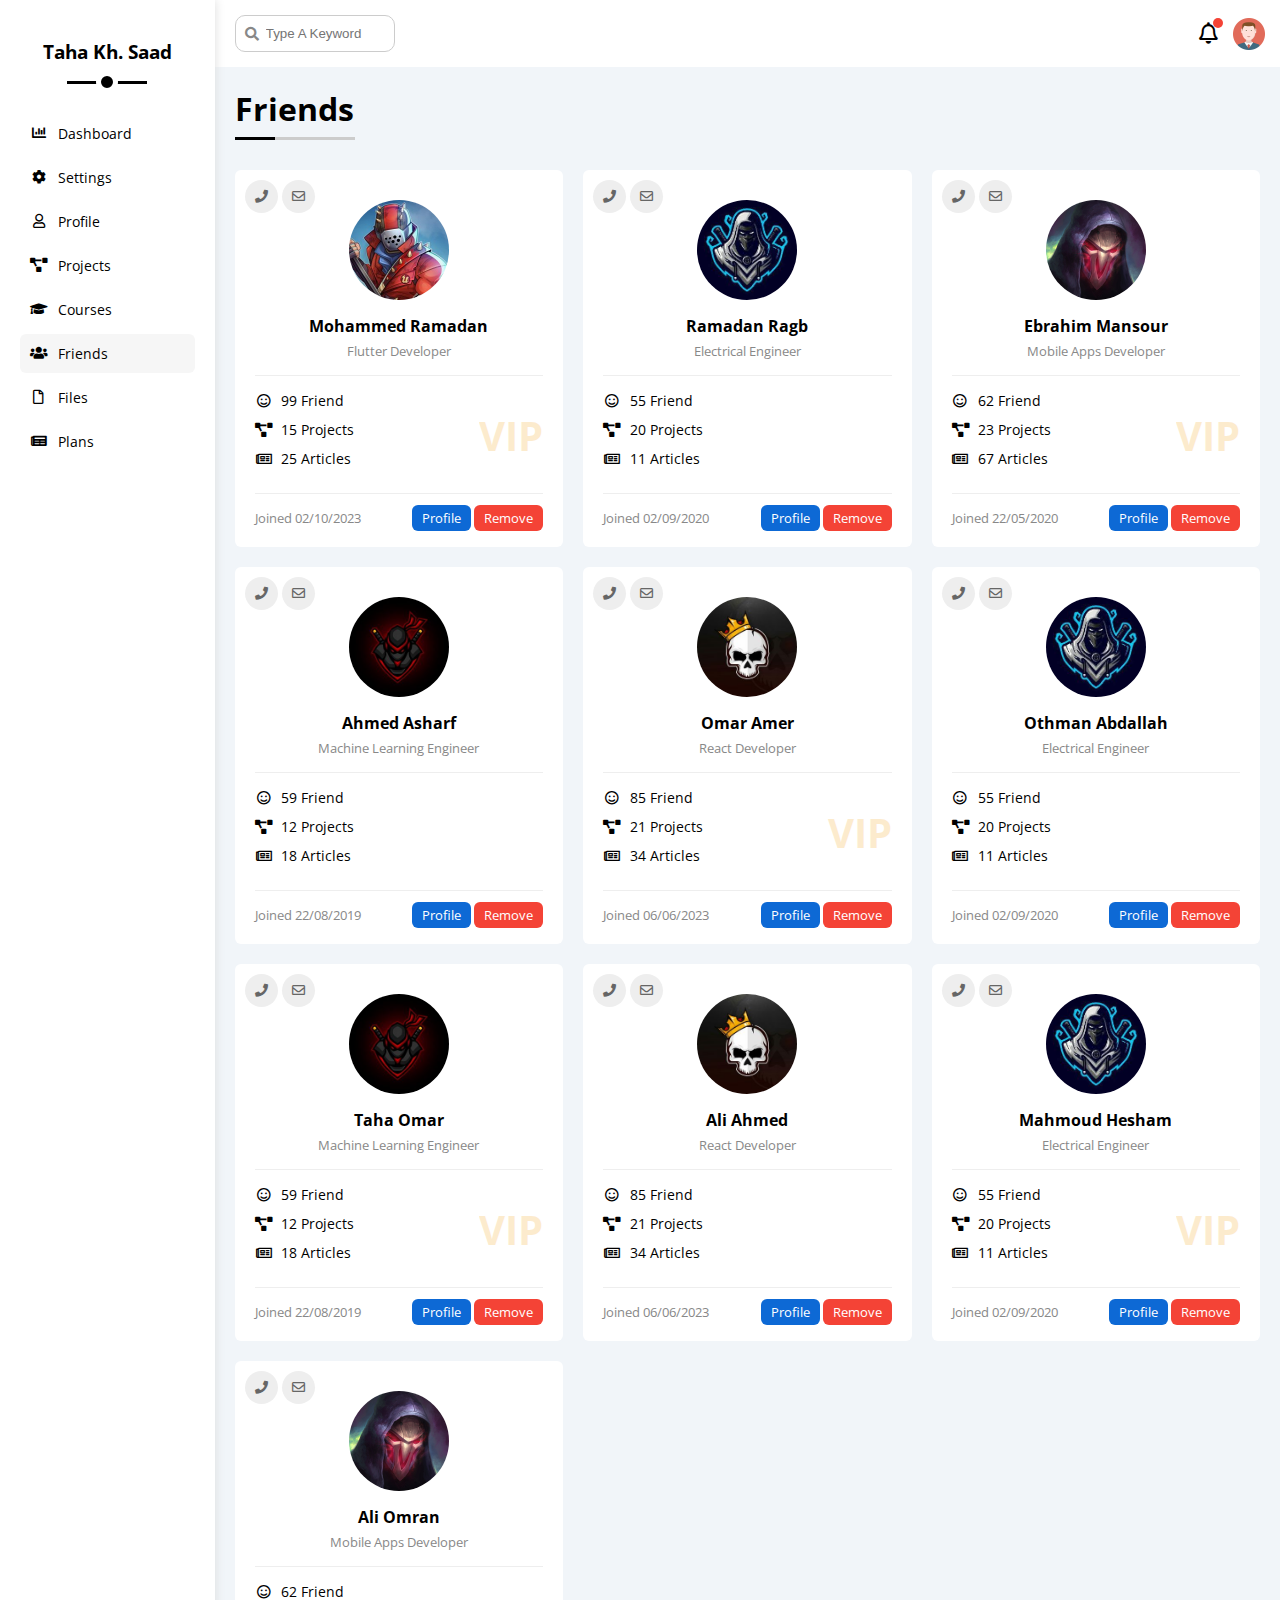
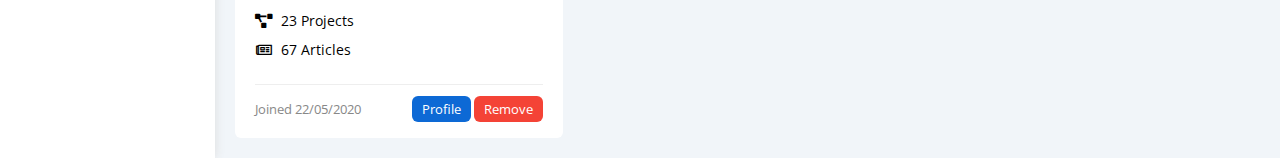
<file: friends.html>
<!DOCTYPE html>
<html lang="en">
  <head>
    <meta charset="UTF-8" />
    <meta name="viewport" content="width=device-width, initial-scale=1.0" />
    <title>Friends</title>
    <!-- Font Awesome -Icons- -->
    <link rel="stylesheet" href="./css/all.min.css" />
    <!-- CSS Framework File -->
    <link rel="stylesheet" href="./css/framework.css" />
    <!-- Custom CSS File -->
    <link rel="stylesheet" href="./css/master.css" />
  </head>
  <body>
    <div class="page d-flex">
      <div class="sidebar bg-white p-20 p-relative">
        <h3 class="p-relative txt-c mt-0">Taha <span>Kh. Saad</span></h3>
        <ul>
          <li>
            <a
              class="d-flex align-center fs-14 c-black rad-6 p-10"
              href="index.html"
            >
              <i class="fas fa-chart-bar fa-fw"></i>
              <span>Dashboard</span>
            </a>
          </li>
          <li>
            <a
              class="d-flex align-center fs-14 c-black rad-6 p-10"
              href="settings.html"
            >
              <i class="fas fa-cog fa-fw"></i>
              <span>Settings</span>
            </a>
          </li>
          <li>
            <a
              class="d-flex align-center fs-14 c-black rad-6 p-10"
              href="profile.html"
            >
              <i class="far fa-user fa-fw"></i>
              <span>Profile</span>
            </a>
          </li>
          <li>
            <a
              class="d-flex align-center fs-14 c-black rad-6 p-10"
              href="projects.html"
            >
              <i class="fas fa-project-diagram fa-fw"></i>
              <span>Projects</span>
            </a>
          </li>
          <li>
            <a
              class="d-flex align-center fs-14 c-black rad-6 p-10"
              href="courses.html"
            >
              <i class="fas fa-graduation-cap fa-fw"></i>
              <span>Courses</span>
            </a>
          </li>
          <li>
            <a
              class="active d-flex align-center fs-14 c-black rad-6 p-10"
              href="friends.html"
            >
              <i class="fas fa-users fa-fw"></i>
              <span>Friends</span>
            </a>
          </li>
          <li>
            <a
              class="d-flex align-center fs-14 c-black rad-6 p-10"
              href="files.html"
            >
              <i class="far fa-file fa-fw"></i>
              <span>Files</span>
            </a>
          </li>
          <li>
            <a
              class="d-flex align-center fs-14 c-black rad-6 p-10"
              href="plans.html"
            >
              <i class="fas fa-newspaper fa-fw"></i>
              <span>Plans</span>
            </a>
          </li>
        </ul>
      </div>
      <div class="content w-full">
        <!-- Start Head -->
        <div class="head bg-white p-15 between-flex">
          <div class="search p-relative">
            <input class="p-10" type="search" placeholder="Type A Keyword" />
            <i class="fas fa-search search-icon"></i>
          </div>
          <div class="icons d-flex align-center">
            <span class="notifications p-relative">
              <i class="far fa-bell fa-lg"></i>
            </span>
            <img src="./imgs/avatar.png" alt="" />
          </div>
        </div>
        <!-- End Head -->
        <h1 class="p-relative">Friends</h1>
        <div class="friends-page d-grid m-20 gap-20">
          <!-- Row -->
          <div class="friend bg-white rad-6 p-20 p-relative">
            <div class="contact">
              <i class="fas fa-phone"></i>
              <i class="far fa-envelope"></i>
            </div>
            <div class="txt-c">
              <img
                class="rad-half mt-10 mb-10 w-100 h-100"
                src="imgs/friend-01.jpg"
                alt=""
              />
              <h4 class="m-0">Mohammed Ramadan</h4>
              <p class="c-gray fs-13 mt-5 mb-0">Flutter Developer</p>
            </div>
            <div class="icons fs-14 p-relative">
              <div class="mb-10">
                <i class="far fa-smile fa-fw"></i>
                <span>99 Friend</span>
              </div>
              <div class="mb-10">
                <i class="fas fa-project-diagram fa-fw"></i>
                <span>15 Projects</span>
              </div>
              <div class="mb-10">
                <i class="far fa-newspaper fa-fw"></i>
                <span>25 Articles</span>
              </div>
              <span class="vip fw-bold c-orange">VIP</span>
            </div>
            <div class="info between-flex fs-13">
              <span class="c-gray">Joined 02/10/2023</span>
              <div>
                <a class="bg-blue c-white btn-shape" href="profile.html"
                  >Profile</a
                >
                <a class="bg-red c-white btn-shape" href="#">Remove</a>
              </div>
            </div>
          </div>
          <!-- Row -->
          <div class="friend bg-white rad-6 p-20 p-relative">
            <div class="contact">
              <i class="fas fa-phone"></i>
              <i class="far fa-envelope"></i>
            </div>
            <div class="txt-c">
              <img
                class="rad-half mt-10 mb-10 w-100 h-100"
                src="imgs/friend-02.jpg"
                alt=""
              />
              <h4 class="m-0">Ramadan Ragb</h4>
              <p class="c-gray fs-13 mt-5 mb-0">Electrical Engineer</p>
            </div>
            <div class="icons fs-14 p-relative">
              <div class="mb-10">
                <i class="far fa-smile fa-fw"></i>
                <span>55 Friend</span>
              </div>
              <div class="mb-10">
                <i class="fas fa-project-diagram fa-fw"></i>
                <span>20 Projects</span>
              </div>
              <div class="mb-10">
                <i class="far fa-newspaper fa-fw"></i>
                <span>11 Articles</span>
              </div>
            </div>
            <div class="info between-flex fs-13">
              <span class="c-gray">Joined 02/09/2020</span>
              <div>
                <a class="bg-blue c-white btn-shape" href="profile.html"
                  >Profile</a
                >
                <a class="bg-red c-white btn-shape" href="#">Remove</a>
              </div>
            </div>
          </div>
          <!-- Row -->
          <div class="friend bg-white rad-6 p-20 p-relative">
            <div class="contact">
              <i class="fas fa-phone"></i>
              <i class="far fa-envelope"></i>
            </div>
            <div class="txt-c">
              <img
                class="rad-half mt-10 mb-10 w-100 h-100"
                src="imgs/friend-03.jpg"
                alt=""
              />
              <h4 class="m-0">Ebrahim Mansour</h4>
              <p class="c-gray fs-13 mt-5 mb-0">Mobile Apps Developer</p>
            </div>
            <div class="icons fs-14 p-relative">
              <div class="mb-10">
                <i class="far fa-smile fa-fw"></i>
                <span>62 Friend</span>
              </div>
              <div class="mb-10">
                <i class="fas fa-project-diagram fa-fw"></i>
                <span>23 Projects</span>
              </div>
              <div class="mb-10">
                <i class="far fa-newspaper fa-fw"></i>
                <span>67 Articles</span>
              </div>
              <span class="vip fw-bold c-orange">VIP</span>
            </div>
            <div class="info between-flex fs-13">
              <span class="c-gray">Joined 22/05/2020</span>
              <div>
                <a class="bg-blue c-white btn-shape" href="profile.html"
                  >Profile</a
                >
                <a class="bg-red c-white btn-shape" href="#">Remove</a>
              </div>
            </div>
          </div>
          <!-- Row -->
          <div class="friend bg-white rad-6 p-20 p-relative">
            <div class="contact">
              <i class="fas fa-phone"></i>
              <i class="far fa-envelope"></i>
            </div>
            <div class="txt-c">
              <img
                class="rad-half mt-10 mb-10 w-100 h-100"
                src="imgs/friend-04.jpg"
                alt=""
              />
              <h4 class="m-0">Ahmed Asharf</h4>
              <p class="c-gray fs-13 mt-5 mb-0">Machine Learning Engineer</p>
            </div>
            <div class="icons fs-14 p-relative">
              <div class="mb-10">
                <i class="far fa-smile fa-fw"></i>
                <span>59 Friend</span>
              </div>
              <div class="mb-10">
                <i class="fas fa-project-diagram fa-fw"></i>
                <span>12 Projects</span>
              </div>
              <div class="mb-10">
                <i class="far fa-newspaper fa-fw"></i>
                <span>18 Articles</span>
              </div>
            </div>
            <div class="info between-flex fs-13">
              <span class="c-gray">Joined 22/08/2019</span>
              <div>
                <a class="bg-blue c-white btn-shape" href="profile.html"
                  >Profile</a
                >
                <a class="bg-red c-white btn-shape" href="#">Remove</a>
              </div>
            </div>
          </div>
          <!-- Row -->
          <div class="friend bg-white rad-6 p-20 p-relative">
            <div class="contact">
              <i class="fas fa-phone"></i>
              <i class="far fa-envelope"></i>
            </div>
            <div class="txt-c">
              <img
                class="rad-half mt-10 mb-10 w-100 h-100"
                src="imgs/friend-05.jpg"
                alt=""
              />
              <h4 class="m-0">Omar Amer</h4>
              <p class="c-gray fs-13 mt-5 mb-0">React Developer</p>
            </div>
            <div class="icons fs-14 p-relative">
              <div class="mb-10">
                <i class="far fa-smile fa-fw"></i>
                <span>85 Friend</span>
              </div>
              <div class="mb-10">
                <i class="fas fa-project-diagram fa-fw"></i>
                <span>21 Projects</span>
              </div>
              <div class="mb-10">
                <i class="far fa-newspaper fa-fw"></i>
                <span>34 Articles</span>
              </div>
              <span class="vip fw-bold c-orange">VIP</span>
            </div>
            <div class="info between-flex fs-13">
              <span class="c-gray">Joined 06/06/2023</span>
              <div>
                <a class="bg-blue c-white btn-shape" href="profile.html"
                  >Profile</a
                >
                <a class="bg-red c-white btn-shape" href="#">Remove</a>
              </div>
            </div>
          </div>
          <!-- Row -->
          <div class="friend bg-white rad-6 p-20 p-relative">
            <div class="contact">
              <i class="fas fa-phone"></i>
              <i class="far fa-envelope"></i>
            </div>
            <div class="txt-c">
              <img
                class="rad-half mt-10 mb-10 w-100 h-100"
                src="imgs/friend-02.jpg"
                alt=""
              />
              <h4 class="m-0">Othman Abdallah</h4>
              <p class="c-gray fs-13 mt-5 mb-0">Electrical Engineer</p>
            </div>
            <div class="icons fs-14 p-relative">
              <div class="mb-10">
                <i class="far fa-smile fa-fw"></i>
                <span>55 Friend</span>
              </div>
              <div class="mb-10">
                <i class="fas fa-project-diagram fa-fw"></i>
                <span>20 Projects</span>
              </div>
              <div class="mb-10">
                <i class="far fa-newspaper fa-fw"></i>
                <span>11 Articles</span>
              </div>
            </div>
            <div class="info between-flex fs-13">
              <span class="c-gray">Joined 02/09/2020</span>
              <div>
                <a class="bg-blue c-white btn-shape" href="profile.html"
                  >Profile</a
                >
                <a class="bg-red c-white btn-shape" href="#">Remove</a>
              </div>
            </div>
          </div>
          <!-- Row -->
          <div class="friend bg-white rad-6 p-20 p-relative">
            <div class="contact">
              <i class="fas fa-phone"></i>
              <i class="far fa-envelope"></i>
            </div>
            <div class="txt-c">
              <img
                class="rad-half mt-10 mb-10 w-100 h-100"
                src="imgs/friend-04.jpg"
                alt=""
              />
              <h4 class="m-0">Taha Omar</h4>
              <p class="c-gray fs-13 mt-5 mb-0">Machine Learning Engineer</p>
            </div>
            <div class="icons fs-14 p-relative">
              <div class="mb-10">
                <i class="far fa-smile fa-fw"></i>
                <span>59 Friend</span>
              </div>
              <div class="mb-10">
                <i class="fas fa-project-diagram fa-fw"></i>
                <span>12 Projects</span>
              </div>
              <div class="mb-10">
                <i class="far fa-newspaper fa-fw"></i>
                <span>18 Articles</span>
              </div>
              <span class="vip fw-bold c-orange">VIP</span>
            </div>
            <div class="info between-flex fs-13">
              <span class="c-gray">Joined 22/08/2019</span>
              <div>
                <a class="bg-blue c-white btn-shape" href="profile.html"
                  >Profile</a
                >
                <a class="bg-red c-white btn-shape" href="#">Remove</a>
              </div>
            </div>
          </div>
          <!-- Row -->
          <div class="friend bg-white rad-6 p-20 p-relative">
            <div class="contact">
              <i class="fas fa-phone"></i>
              <i class="far fa-envelope"></i>
            </div>
            <div class="txt-c">
              <img
                class="rad-half mt-10 mb-10 w-100 h-100"
                src="imgs/friend-05.jpg"
                alt=""
              />
              <h4 class="m-0">Ali Ahmed</h4>
              <p class="c-gray fs-13 mt-5 mb-0">React Developer</p>
            </div>
            <div class="icons fs-14 p-relative">
              <div class="mb-10">
                <i class="far fa-smile fa-fw"></i>
                <span>85 Friend</span>
              </div>
              <div class="mb-10">
                <i class="fas fa-project-diagram fa-fw"></i>
                <span>21 Projects</span>
              </div>
              <div class="mb-10">
                <i class="far fa-newspaper fa-fw"></i>
                <span>34 Articles</span>
              </div>
            </div>
            <div class="info between-flex fs-13">
              <span class="c-gray">Joined 06/06/2023</span>
              <div>
                <a class="bg-blue c-white btn-shape" href="profile.html"
                  >Profile</a
                >
                <a class="bg-red c-white btn-shape" href="#">Remove</a>
              </div>
            </div>
          </div>
          <!-- Row -->
          <div class="friend bg-white rad-6 p-20 p-relative">
            <div class="contact">
              <i class="fas fa-phone"></i>
              <i class="far fa-envelope"></i>
            </div>
            <div class="txt-c">
              <img
                class="rad-half mt-10 mb-10 w-100 h-100"
                src="imgs/friend-02.jpg"
                alt=""
              />
              <h4 class="m-0">Mahmoud Hesham</h4>
              <p class="c-gray fs-13 mt-5 mb-0">Electrical Engineer</p>
            </div>
            <div class="icons fs-14 p-relative">
              <div class="mb-10">
                <i class="far fa-smile fa-fw"></i>
                <span>55 Friend</span>
              </div>
              <div class="mb-10">
                <i class="fas fa-project-diagram fa-fw"></i>
                <span>20 Projects</span>
              </div>
              <div class="mb-10">
                <i class="far fa-newspaper fa-fw"></i>
                <span>11 Articles</span>
              </div>
              <span class="vip fw-bold c-orange">VIP</span>
            </div>
            <div class="info between-flex fs-13">
              <span class="c-gray">Joined 02/09/2020</span>
              <div>
                <a class="bg-blue c-white btn-shape" href="profile.html"
                  >Profile</a
                >
                <a class="bg-red c-white btn-shape" href="#">Remove</a>
              </div>
            </div>
          </div>
          <!-- Row -->
          <div class="friend bg-white rad-6 p-20 p-relative">
            <div class="contact">
              <i class="fas fa-phone"></i>
              <i class="far fa-envelope"></i>
            </div>
            <div class="txt-c">
              <img
                class="rad-half mt-10 mb-10 w-100 h-100"
                src="imgs/friend-03.jpg"
                alt=""
              />
              <h4 class="m-0">Ali Omran</h4>
              <p class="c-gray fs-13 mt-5 mb-0">Mobile Apps Developer</p>
            </div>
            <div class="icons fs-14 p-relative">
              <div class="mb-10">
                <i class="far fa-smile fa-fw"></i>
                <span>62 Friend</span>
              </div>
              <div class="mb-10">
                <i class="fas fa-project-diagram fa-fw"></i>
                <span>23 Projects</span>
              </div>
              <div class="mb-10">
                <i class="far fa-newspaper fa-fw"></i>
                <span>67 Articles</span>
              </div>
            </div>
            <div class="info between-flex fs-13">
              <span class="c-gray">Joined 22/05/2020</span>
              <div>
                <a class="bg-blue c-white btn-shape" href="profile.html"
                  >Profile</a
                >
                <a class="bg-red c-white btn-shape" href="#">Remove</a>
              </div>
            </div>
          </div>
        </div>
      </div>
    </div>
  </body>
</html>

<!-- 
  Component One: Toggle Button
    <label>
      <input class="toggle-checkbox" type="checkbox" checked>
      <div class="toggle-switch"></div>
    </label>
 -->
</file>
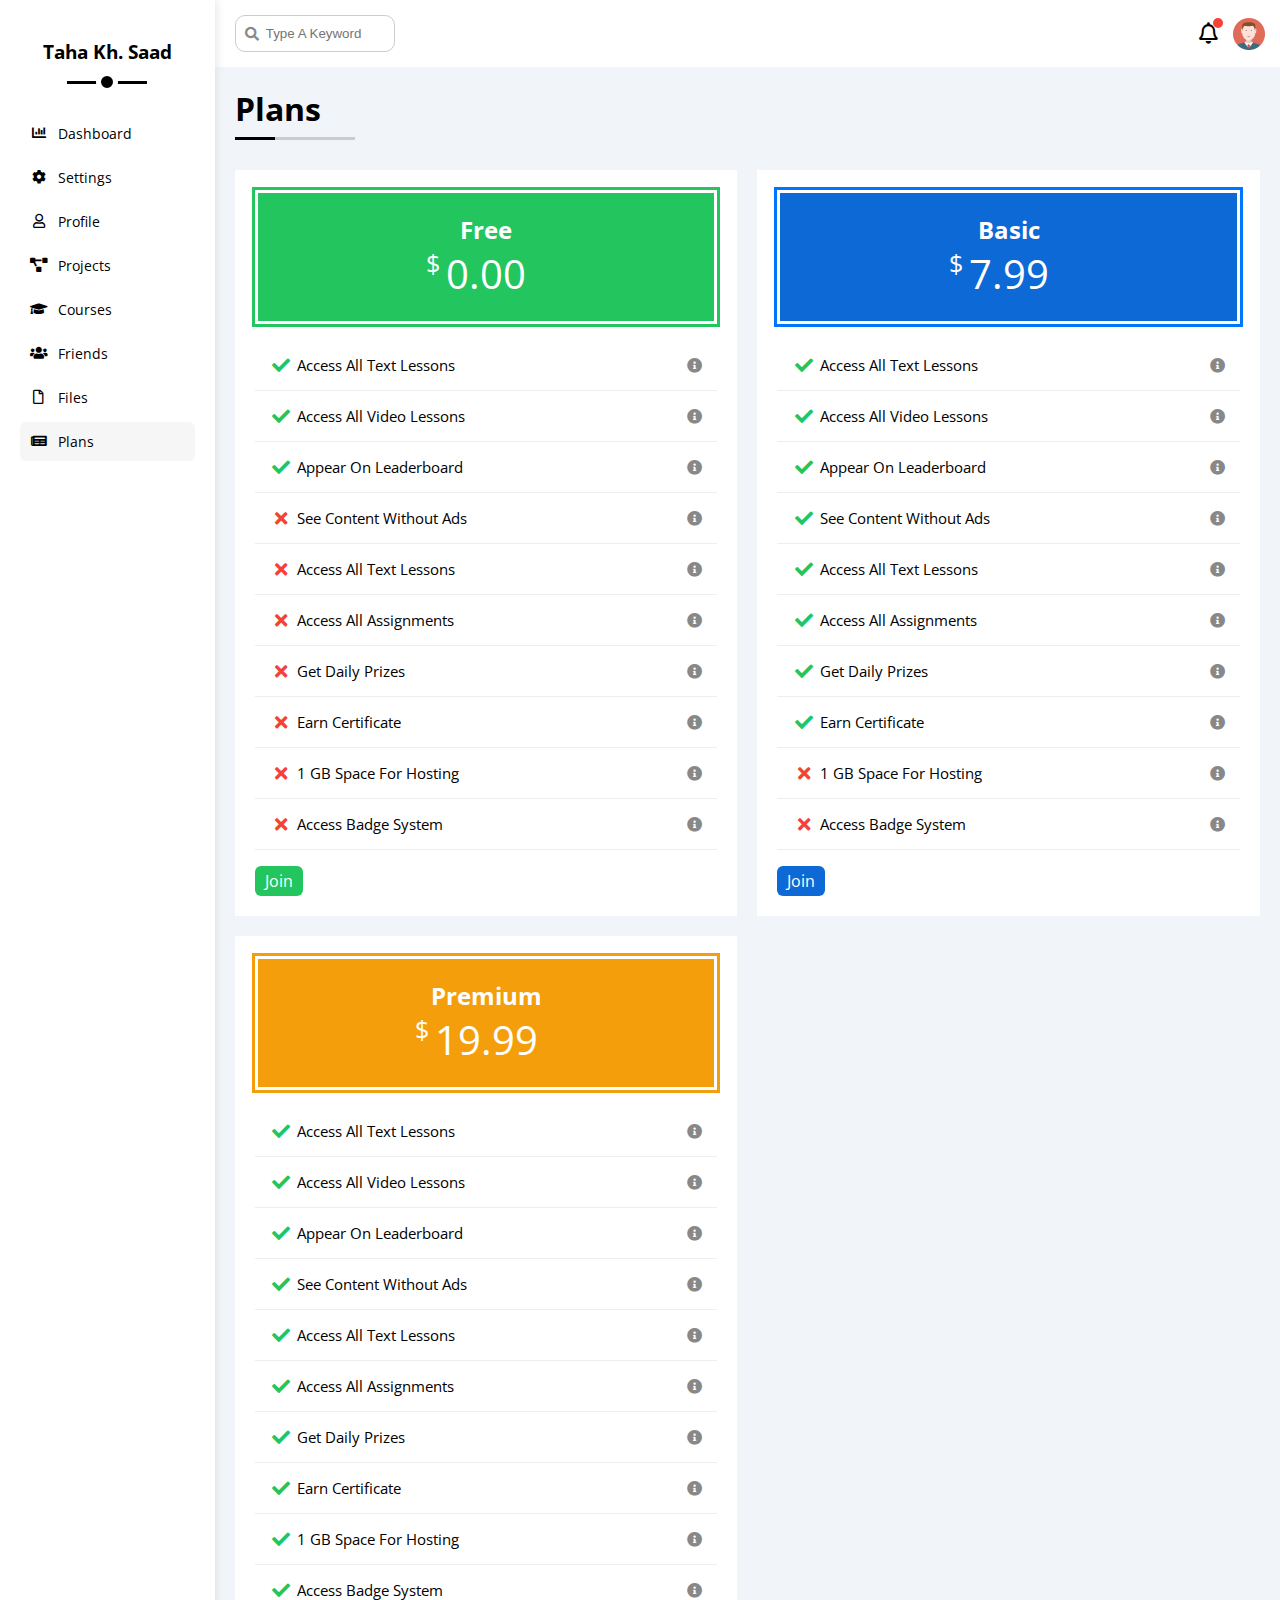
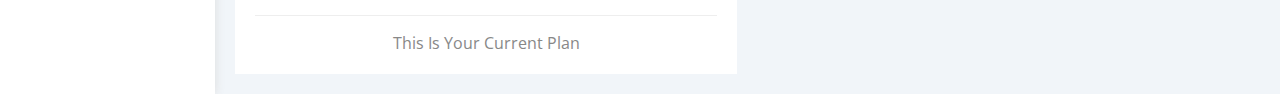
<file: plans.html>
<!DOCTYPE html>
<html lang="en">
  <head>
    <meta charset="UTF-8" />
    <meta name="viewport" content="width=device-width, initial-scale=1.0" />
    <title>Plans</title>
    <!-- Font Awesome -Icons- -->
    <link rel="stylesheet" href="./css/all.min.css" />
    <!-- CSS Framework File -->
    <link rel="stylesheet" href="./css/framework.css" />
    <!-- Custom CSS File -->
    <link rel="stylesheet" href="./css/master.css" />
  </head>
  <body>
    <div class="page d-flex">
      <div class="sidebar bg-white p-20 p-relative">
        <h3 class="p-relative txt-c mt-0">Taha <span>Kh. Saad</span></h3>
        <ul>
          <li>
            <a
              class="d-flex align-center fs-14 c-black rad-6 p-10"
              href="index.html"
            >
              <i class="fas fa-chart-bar fa-fw"></i>
              <span>Dashboard</span>
            </a>
          </li>
          <li>
            <a
              class="d-flex align-center fs-14 c-black rad-6 p-10"
              href="settings.html"
            >
              <i class="fas fa-cog fa-fw"></i>
              <span>Settings</span>
            </a>
          </li>
          <li>
            <a
              class="d-flex align-center fs-14 c-black rad-6 p-10"
              href="profile.html"
            >
              <i class="far fa-user fa-fw"></i>
              <span>Profile</span>
            </a>
          </li>
          <li>
            <a
              class="d-flex align-center fs-14 c-black rad-6 p-10"
              href="projects.html"
            >
              <i class="fas fa-project-diagram fa-fw"></i>
              <span>Projects</span>
            </a>
          </li>
          <li>
            <a
              class="d-flex align-center fs-14 c-black rad-6 p-10"
              href="courses.html"
            >
              <i class="fas fa-graduation-cap fa-fw"></i>
              <span>Courses</span>
            </a>
          </li>
          <li>
            <a
              class="d-flex align-center fs-14 c-black rad-6 p-10"
              href="friends.html"
            >
              <i class="fas fa-users fa-fw"></i>
              <span>Friends</span>
            </a>
          </li>
          <li>
            <a
              class="d-flex align-center fs-14 c-black rad-6 p-10"
              href="files.html"
            >
              <i class="far fa-file fa-fw"></i>
              <span>Files</span>
            </a>
          </li>
          <li>
            <a
              class="active d-flex align-center fs-14 c-black rad-6 p-10"
              href="plans.html"
            >
              <i class="fas fa-newspaper fa-fw"></i>
              <span>Plans</span>
            </a>
          </li>
        </ul>
      </div>
      <div class="content w-full">
        <!-- Start Head -->
        <div class="head bg-white p-15 between-flex">
          <div class="search p-relative">
            <input class="p-10" type="search" placeholder="Type A Keyword" />
            <i class="fas fa-search search-icon"></i>
          </div>
          <div class="icons d-flex align-center">
            <span class="notifications p-relative">
              <i class="far fa-bell fa-lg"></i>
            </span>
            <img src="./imgs/avatar.png" alt="" />
          </div>
        </div>
        <!-- End Head -->
        <h1 class="p-relative">Plans</h1>
        <div class="plans-page d-grid m-20 gap-20">
          <!-- Plan -->
          <div class="plan green bg-white p-20">
            <div class="top bg-green txt-c p-20">
              <h2 class="m-0 c-white">Free</h2>
              <div class="price c-white"><span>$</span>0.00</div>
            </div>
            <ul>
              <li>
                <i class="fas fa-check fa-fw yes"></i>
                <span>Access All Text Lessons</span>
                <i class="fas fa-info-circle help"></i>
              </li>
              <li>
                <i class="fas fa-check fa-fw yes"></i>
                <span>Access All Video Lessons</span>
                <i class="fas fa-info-circle help"></i>
              </li>
              <li>
                <i class="fas fa-check fa-fw yes"></i>
                <span>Appear On Leaderboard</span>
                <i class="fas fa-info-circle help"></i>
              </li>
              <li>
                <i class="fas fa-times fa-fw"></i>
                <span>See Content Without Ads</span>
                <i class="fas fa-info-circle help"></i>
              </li>
              <li>
                <i class="fas fa-times fa-fw"></i>
                <span>Access All Text Lessons</span>
                <i class="fas fa-info-circle help"></i>
              </li>
              <li>
                <i class="fas fa-times fa-fw"></i>
                <span>Access All Assignments</span>
                <i class="fas fa-info-circle help"></i>
              </li>
              <li>
                <i class="fas fa-times fa-fw"></i>
                <span>Get Daily Prizes</span>
                <i class="fas fa-info-circle help"></i>
              </li>
              <li>
                <i class="fas fa-times fa-fw"></i>
                <span>Earn Certificate</span>
                <i class="fas fa-info-circle help"></i>
              </li>
              <li>
                <i class="fas fa-times fa-fw"></i>
                <span>1 GB Space For Hosting</span>
                <i class="fas fa-info-circle help"></i>
              </li>
              <li>
                <i class="fas fa-times fa-fw"></i>
                <span>Access Badge System</span>
                <i class="fas fa-info-circle help"></i>
              </li>
            </ul>
            <a class="btn-shape bg-green c-white d-block w-fit" href="#"
              >Join</a
            >
          </div>
          <!-- Plan -->
          <div class="plan blue bg-white p-20">
            <div class="top bg-blue txt-c p-20">
              <h2 class="m-0 c-white">Basic</h2>
              <div class="price c-white"><span>$</span>7.99</div>
            </div>
            <ul>
              <li>
                <i class="fas fa-check fa-fw yes"></i>
                <span>Access All Text Lessons</span>
                <i class="fas fa-info-circle help"></i>
              </li>
              <li>
                <i class="fas fa-check fa-fw yes"></i>
                <span>Access All Video Lessons</span>
                <i class="fas fa-info-circle help"></i>
              </li>
              <li>
                <i class="fas fa-check fa-fw yes"></i>
                <span>Appear On Leaderboard</span>
                <i class="fas fa-info-circle help"></i>
              </li>
              <li>
                <i class="fas fa-check fa-fw yes"></i>
                <span>See Content Without Ads</span>
                <i class="fas fa-info-circle help"></i>
              </li>
              <li>
                <i class="fas fa-check fa-fw yes"></i>
                <span>Access All Text Lessons</span>
                <i class="fas fa-info-circle help"></i>
              </li>
              <li>
                <i class="fas fa-check fa-fw yes"></i>
                <span>Access All Assignments</span>
                <i class="fas fa-info-circle help"></i>
              </li>
              <li>
                <i class="fas fa-check fa-fw yes"></i>
                <span>Get Daily Prizes</span>
                <i class="fas fa-info-circle help"></i>
              </li>
              <li>
                <i class="fas fa-check fa-fw yes"></i>
                <span>Earn Certificate</span>
                <i class="fas fa-info-circle help"></i>
              </li>
              <li>
                <i class="fas fa-times fa-fw"></i>
                <span>1 GB Space For Hosting</span>
                <i class="fas fa-info-circle help"></i>
              </li>
              <li>
                <i class="fas fa-times fa-fw"></i>
                <span>Access Badge System</span>
                <i class="fas fa-info-circle help"></i>
              </li>
            </ul>
            <a class="btn-shape bg-blue c-white d-block w-fit" href="#"
              >Join</a
            >
          </div>
          <!-- Plan -->
          <div class="plan orange bg-white p-20">
            <div class="top bg-orange txt-c p-20">
              <h2 class="m-0 c-white">Premium</h2>
              <div class="price c-white"><span>$</span>19.99</div>
            </div>
            <ul>
              <li>
                <i class="fas fa-check fa-fw yes"></i>
                <span>Access All Text Lessons</span>
                <i class="fas fa-info-circle help"></i>
              </li>
              <li>
                <i class="fas fa-check fa-fw yes"></i>
                <span>Access All Video Lessons</span>
                <i class="fas fa-info-circle help"></i>
              </li>
              <li>
                <i class="fas fa-check fa-fw yes"></i>
                <span>Appear On Leaderboard</span>
                <i class="fas fa-info-circle help"></i>
              </li>
              <li>
                <i class="fas fa-check fa-fw yes"></i>
                <span>See Content Without Ads</span>
                <i class="fas fa-info-circle help"></i>
              </li>
              <li>
                <i class="fas fa-check fa-fw yes"></i>
                <span>Access All Text Lessons</span>
                <i class="fas fa-info-circle help"></i>
              </li>
              <li>
                <i class="fas fa-check fa-fw yes"></i>
                <span>Access All Assignments</span>
                <i class="fas fa-info-circle help"></i>
              </li>
              <li>
                <i class="fas fa-check fa-fw yes"></i>
                <span>Get Daily Prizes</span>
                <i class="fas fa-info-circle help"></i>
              </li>
              <li>
                <i class="fas fa-check fa-fw yes"></i>
                <span>Earn Certificate</span>
                <i class="fas fa-info-circle help"></i>
              </li>
              <li>
                <i class="fas fa-check fa-fw yes"></i>
                <span>1 GB Space For Hosting</span>
                <i class="fas fa-info-circle help"></i>
              </li>
              <li>
                <i class="fas fa-check fa-fw yes"></i>
                <span>Access Badge System</span>
                <i class="fas fa-info-circle help"></i>
              </li>
            </ul>
            <p class="c-gray m-0 txt-c" href="#"
              >This Is Your Current Plan</p
            >
          </div>
        </div>
      </div>
    </div>
  </body>
</html>

<!-- 
  Component One: Toggle Button
    <label>
      <input class="toggle-checkbox" type="checkbox" checked>
      <div class="toggle-switch"></div>
    </label>
 -->
</file>
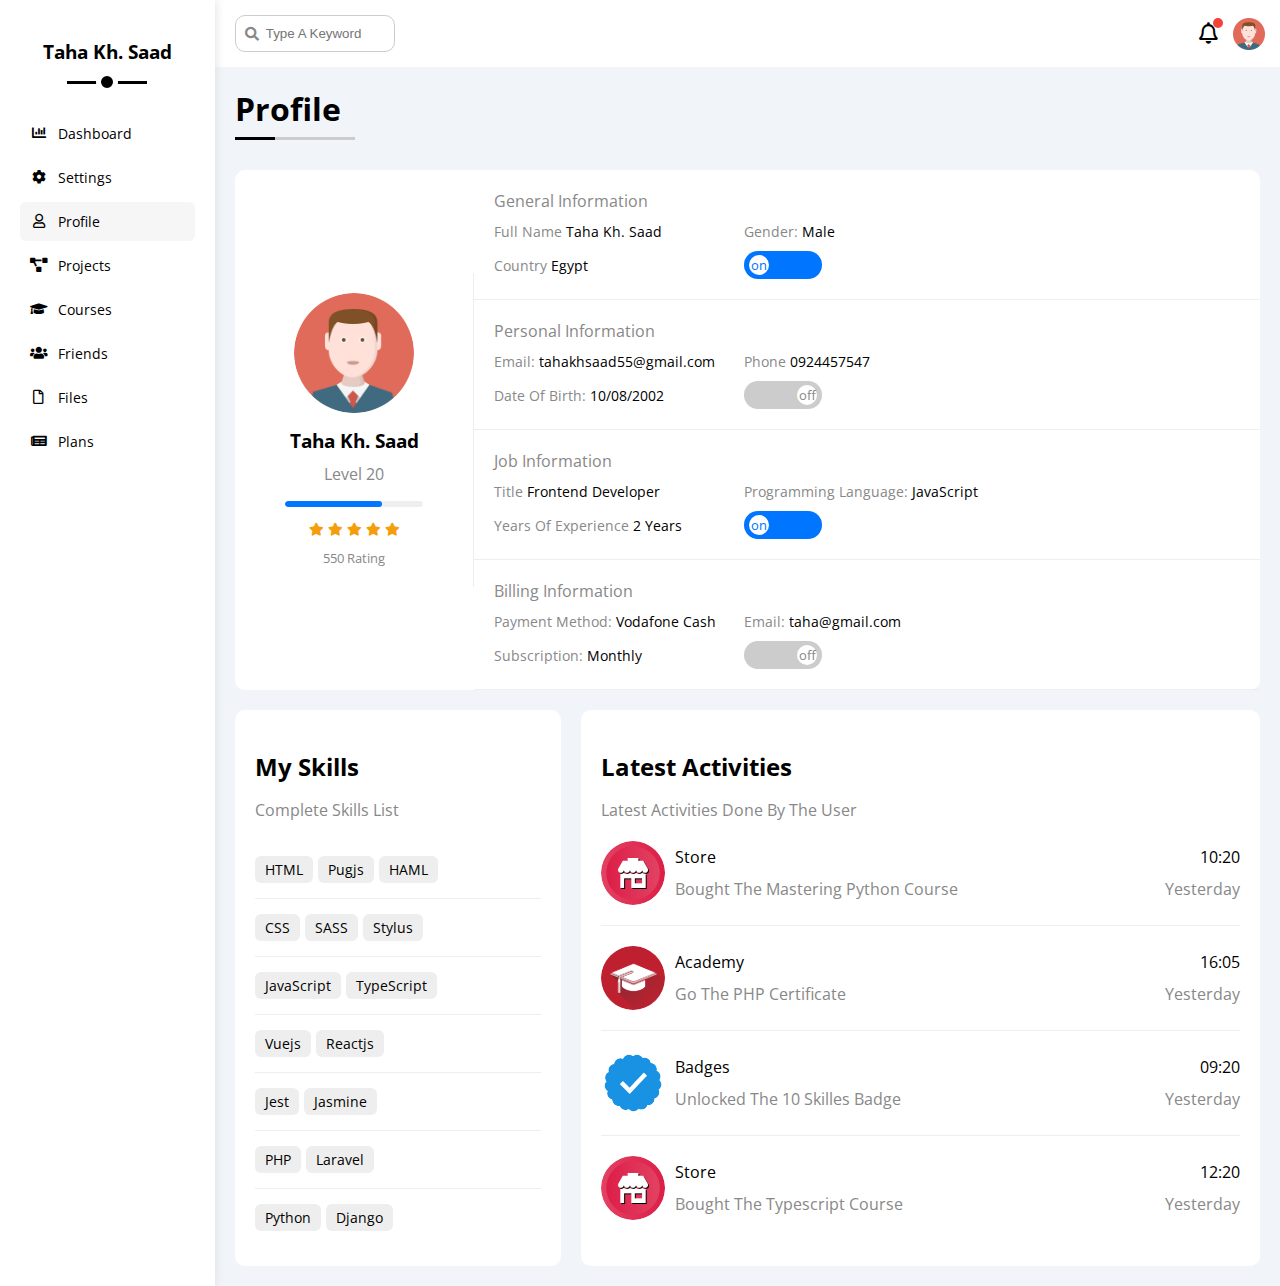
<file: profile.html>
<!DOCTYPE html>
<html lang="en">
  <head>
    <meta charset="UTF-8" />
    <meta name="viewport" content="width=device-width, initial-scale=1.0" />
    <title>Profile</title>
    <!-- Font Awesome -Icons- -->
    <link rel="stylesheet" href="./css/all.min.css" />
    <!-- CSS Framework File -->
    <link rel="stylesheet" href="./css/framework.css" />
    <!-- Custom CSS File -->
    <link rel="stylesheet" href="./css/master.css" />
  </head>
  <body>
    <div class="page d-flex">
      <div class="sidebar bg-white p-20 p-relative">
        <h3 class="p-relative txt-c mt-0">Taha <span>Kh. Saad</span></h3>
        <ul>
          <li>
            <a
              class="d-flex align-center fs-14 c-black rad-6 p-10"
              href="index.html"
            >
              <i class="fas fa-chart-bar fa-fw"></i>
              <span>Dashboard</span>
            </a>
          </li>
          <li>
            <a
              class="d-flex align-center fs-14 c-black rad-6 p-10"
              href="settings.html"
            >
              <i class="fas fa-cog fa-fw"></i>
              <span>Settings</span>
            </a>
          </li>
          <li>
            <a
              class="active d-flex align-center fs-14 c-black rad-6 p-10"
              href="profile.html"
            >
              <i class="far fa-user fa-fw"></i>
              <span>Profile</span>
            </a>
          </li>
          <li>
            <a
              class="d-flex align-center fs-14 c-black rad-6 p-10"
              href="projects.html"
            >
              <i class="fas fa-project-diagram fa-fw"></i>
              <span>Projects</span>
            </a>
          </li>
          <li>
            <a
              class="d-flex align-center fs-14 c-black rad-6 p-10"
              href="courses.html"
            >
              <i class="fas fa-graduation-cap fa-fw"></i>
              <span>Courses</span>
            </a>
          </li>
          <li>
            <a
              class="d-flex align-center fs-14 c-black rad-6 p-10"
              href="friends.html"
            >
              <i class="fas fa-users fa-fw"></i>
              <span>Friends</span>
            </a>
          </li>
          <li>
            <a
              class="d-flex align-center fs-14 c-black rad-6 p-10"
              href="files.html"
            >
              <i class="far fa-file fa-fw"></i>
              <span>Files</span>
            </a>
          </li>
          <li>
            <a
              class="d-flex align-center fs-14 c-black rad-6 p-10"
              href="plans.html"
            >
              <i class="fas fa-newspaper fa-fw"></i>
              <span>Plans</span>
            </a>
          </li>
        </ul>
      </div>
      <div class="content w-full">
        <!-- Start Head -->
        <div class="head bg-white p-15 between-flex">
          <div class="search p-relative">
            <input class="p-10" type="search" placeholder="Type A Keyword" />
            <i class="fas fa-search search-icon"></i>
          </div>
          <div class="icons d-flex align-center">
            <span class="notifications p-relative">
              <i class="far fa-bell fa-lg"></i>
            </span>
            <img src="./imgs/avatar.png" alt="" />
          </div>
        </div>
        <!-- End Head -->
        <h1 class="p-relative">Profile</h1>
        <div class="profile-page m-20">
          <!-- Start Overview -->
          <div class="overview bg-white rad-10 d-flex align-center">
            <div class="avatar-box txt-c p-20">
              <img class="mb-10 rad-half" src="imgs/avatar.png" alt="" />
              <h3 class="m-0">Taha Kh. Saad</h3>
              <p class="c-gray mt-10">Level 20</p>
              <div class="level rad-6 bg-eee p-relative">
                <span style="width: 70%"></span>
              </div>
              <div class="rating mt-10 mb-10">
                <i class="fas fa-star c-orange fs-13"></i>
                <i class="fas fa-star c-orange fs-13"></i>
                <i class="fas fa-star c-orange fs-13"></i>
                <i class="fas fa-star c-orange fs-13"></i>
                <i class="fas fa-star c-orange fs-13"></i>
              </div>
              <p class="c-gray m-0 fs-13">550 Rating</p>
            </div>
            <div class="info-box w-full txt-c-mobile">
              <!-- Start Information Row -->
              <div class="box p-20 d-flex align-center">
                <h4 class="c-gray fs-15 m-0 w-full">General Information</h4>
                <div class="fs-14">
                  <span class="c-gray">Full Name</span>
                  <span>Taha Kh. Saad</span>
                </div>
                <div class="fs-14">
                  <span class="c-gray">Gender:</span>
                  <span>Male</span>
                </div>
                <div class="fs-14">
                  <span class="c-gray">Country</span>
                  <span>Egypt</span>
                </div>
                <div class="fs-14">
                  <label>
                    <input class="toggle-checkbox" type="checkbox" checked />
                    <div class="toggle-switch"></div>
                  </label>
                </div>
              </div>
              <!-- End Information Row -->
              <!-- Start Information Row -->
              <div class="box p-20 d-flex align-center">
                <h4 class="c-gray fs-15 m-0 w-full">Personal Information</h4>
                <div class="fs-14">
                  <span class="c-gray">Email:</span>
                  <span>tahakhsaad55@gmail.com</span>
                </div>
                <div class="fs-14">
                  <span class="c-gray">Phone</span>
                  <span>0924457547</span>
                </div>
                <div class="fs-14">
                  <span class="c-gray">Date Of Birth:</span>
                  <span>10/08/2002</span>
                </div>
                <div class="fs-14">
                  <label>
                    <input class="toggle-checkbox" type="checkbox" />
                    <div class="toggle-switch"></div>
                  </label>
                </div>
              </div>
              <!-- End Information Row -->
              <!-- Start Information Row -->
              <div class="box p-20 d-flex align-center">
                <h4 class="c-gray fs-15 m-0 w-full">Job Information</h4>
                <div class="fs-14">
                  <span class="c-gray">Title</span>
                  <span>Frontend Developer</span>
                </div>
                <div class="fs-14">
                  <span class="c-gray">Programming Language:</span>
                  <span>JavaScript</span>
                </div>
                <div class="fs-14">
                  <span class="c-gray">Years Of Experience</span>
                  <span>2 Years</span>
                </div>
                <div class="fs-14">
                  <label>
                    <input class="toggle-checkbox" type="checkbox" checked />
                    <div class="toggle-switch"></div>
                  </label>
                </div>
              </div>
              <!-- End Information Row -->
              <!-- Start Information Row -->
              <div class="box p-20 d-flex align-center">
                <h4 class="c-gray fs-15 m-0 w-full">Billing Information</h4>
                <div class="fs-14">
                  <span class="c-gray">Payment Method:</span>
                  <span>Vodafone Cash</span>
                </div>
                <div class="fs-14">
                  <span class="c-gray">Email:</span>
                  <span>taha@gmail.com</span>
                </div>
                <div class="fs-14">
                  <span class="c-gray">Subscription:</span>
                  <span>Monthly</span>
                </div>
                <div class="fs-14">
                  <label>
                    <input class="toggle-checkbox" type="checkbox" />
                    <div class="toggle-switch"></div>
                  </label>
                </div>
              </div>
              <!-- End Information Row -->
            </div>
          </div>
          <!-- End Overview -->
          <!-- Start Other Data -->
          <div class="other-data d-flex gap-20">
            <div class="skills-card p-20 bg-white rad-10 mt-20">
              <h2 class="mt-0 mb-10">My Skills</h2>
              <p class="mt-0 mb-20 c-gray fs-15">Complete Skills List</p>
              <ul class="m-0 txt-c-mobile">
                <li><span>HTML</span><span>Pugjs</span><span>HAML</span></li>
                <li><span>CSS</span><span>SASS</span><span>Stylus</span></li>
                <li><span>JavaScript</span><span>TypeScript</span></li>
                <li><span>Vuejs</span><span>Reactjs</span></li>
                <li><span>Jest</span><span>Jasmine</span></li>
                <li><span>PHP</span><span>Laravel</span></li>
                <li><span>Python</span><span>Django</span></li>
              </ul>
            </div>
            <div class="activities p-20 bg-white rad-10 mt-20">
              <h2 class="mt-0 mb-10">Latest Activities</h2>
              <p class="mt-0 mb-20 c-gray fs-15">
                Latest Activities Done By The User
              </p>
              <div class="activity d-flex align-center txt-c-mobile">
                <img src="imgs/activity-01.png" alt="activity" />
                <div class="info">
                  <span class="d-block mb-10">Store</span>
                  <span class="c-gray">Bought The Mastering Python Course</span>
                </div>
                <div class="date">
                  <span class="d-block mb-10">10:20</span>
                  <span class="c-gray">Yesterday</span>
                </div>
              </div>
              <div class="activity d-flex align-center txt-c-mobile">
                <img src="imgs/activity-02.png" alt="activity" />
                <div class="info">
                  <span class="d-block mb-10">Academy</span>
                  <span class="c-gray">Go The PHP Certificate</span>
                </div>
                <div class="date">
                  <span class="d-block mb-10">16:05</span>
                  <span class="c-gray">Yesterday</span>
                </div>
              </div>
              <div class="activity d-flex align-center txt-c-mobile">
                <img src="imgs/activity-03.png" alt="activity" />
                <div class="info">
                  <span class="d-block mb-10">Badges</span>
                  <span class="c-gray">Unlocked The 10 Skilles Badge</span>
                </div>
                <div class="date">
                  <span class="d-block mb-10">09:20</span>
                  <span class="c-gray">Yesterday</span>
                </div>
              </div>
              <div class="activity d-flex align-center txt-c-mobile">
                <img src="imgs/activity-01.png" alt="activity" />
                <div class="info">
                  <span class="d-block mb-10">Store</span>
                  <span class="c-gray">Bought The Typescript Course</span>
                </div>
                <div class="date">
                  <span class="d-block mb-10">12:20</span>
                  <span class="c-gray">Yesterday</span>
                </div>
              </div>
            </div>
          </div>
          <!-- End Other Data -->
        </div>
      </div>
    </div>
  </body>
</html>

<!-- 
  Component One: Toggle Button
    <label>
      <input class="toggle-checkbox" type="checkbox" checked>
      <div class="toggle-switch"></div>
    </label>
 -->
</file>
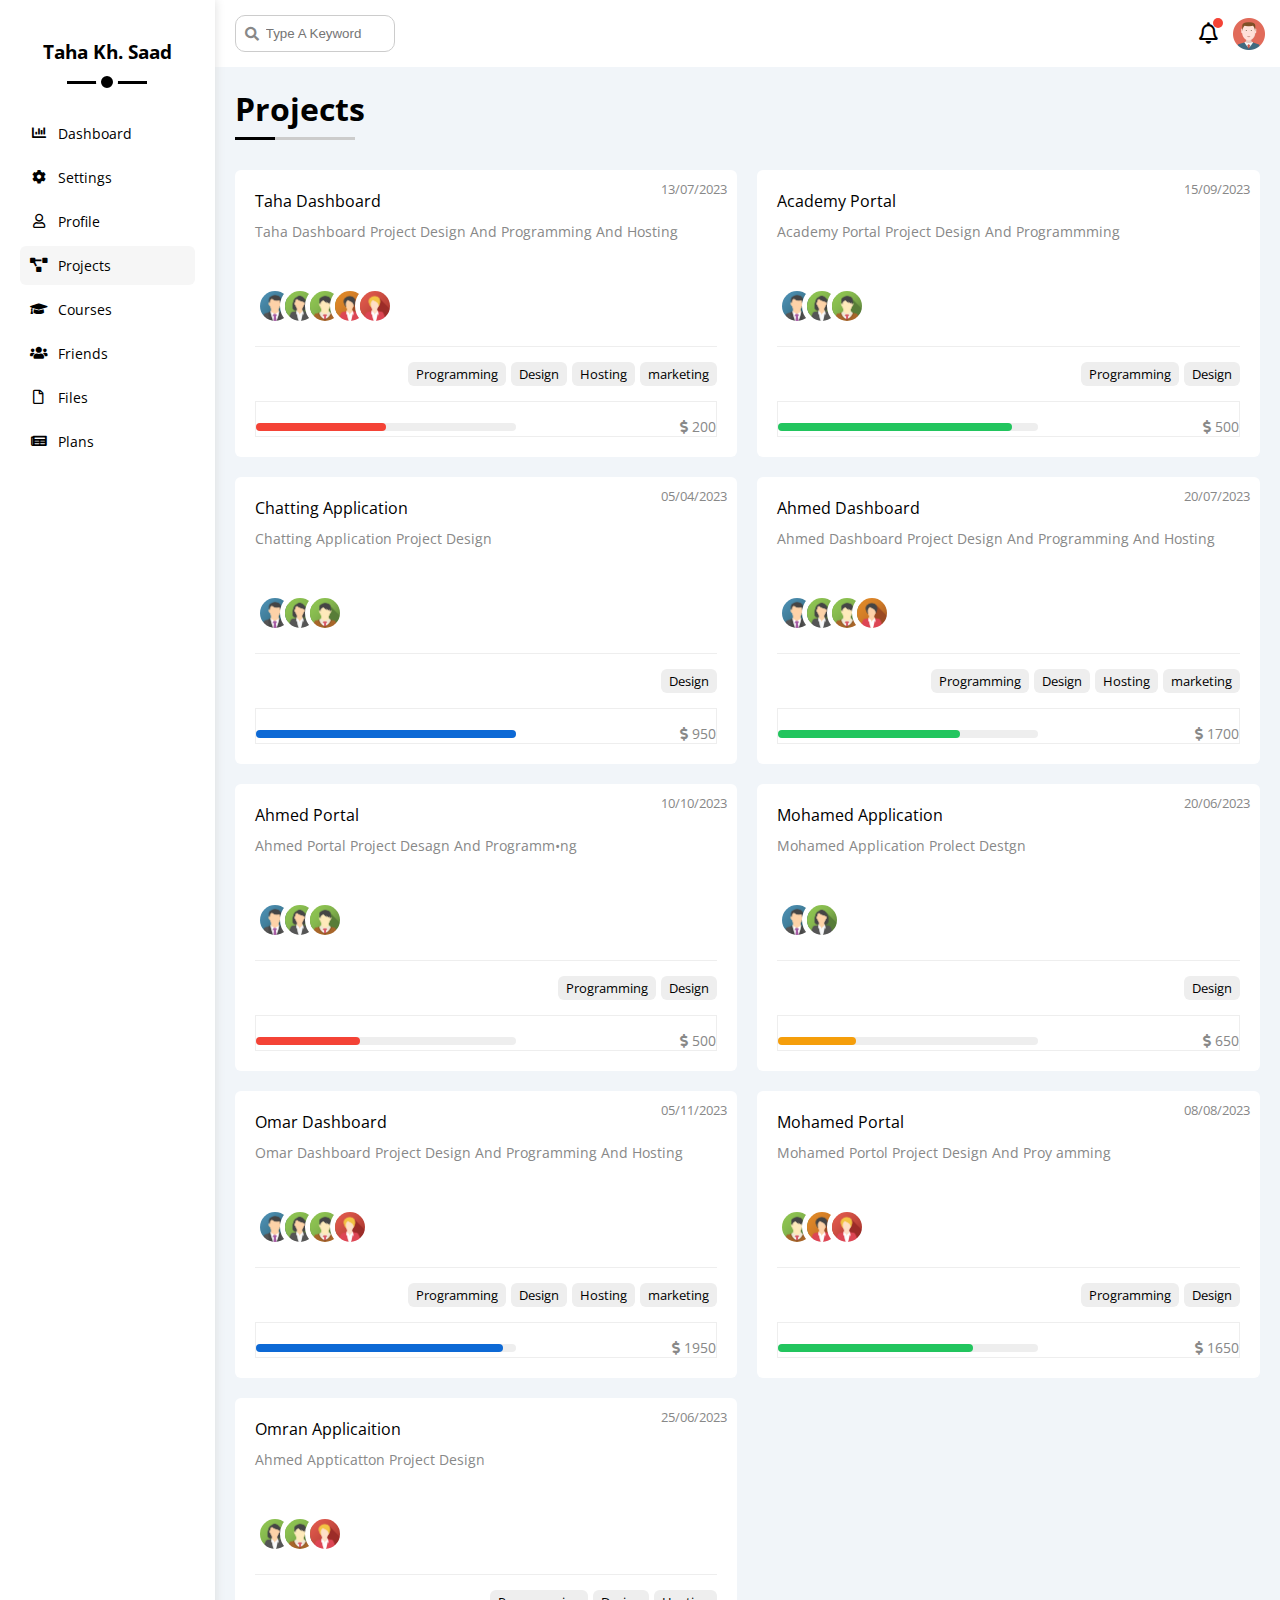
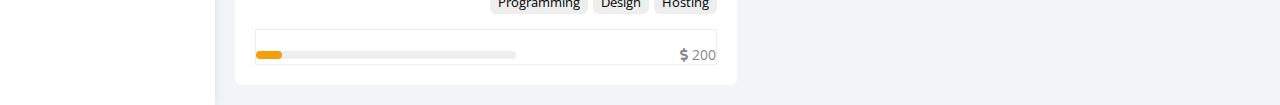
<file: projects.html>
<!DOCTYPE html>
<html lang="en">
  <head>
    <meta charset="UTF-8" />
    <meta name="viewport" content="width=device-width, initial-scale=1.0" />
    <title>Projects</title>
    <!-- Font Awesome -Icons- -->
    <link rel="stylesheet" href="./css/all.min.css" />
    <!-- CSS Framework File -->
    <link rel="stylesheet" href="./css/framework.css" />
    <!-- Custom CSS File -->
    <link rel="stylesheet" href="./css/master.css" />
  </head>
  <body>
    <div class="page d-flex">
      <div class="sidebar bg-white p-20 p-relative">
        <h3 class="p-relative txt-c mt-0">Taha <span>Kh. Saad</span></h3>
        <ul>
          <li>
            <a
              class="d-flex align-center fs-14 c-black rad-6 p-10"
              href="index.html"
            >
              <i class="fas fa-chart-bar fa-fw"></i>
              <span>Dashboard</span>
            </a>
          </li>
          <li>
            <a
              class="d-flex align-center fs-14 c-black rad-6 p-10"
              href="settings.html"
            >
              <i class="fas fa-cog fa-fw"></i>
              <span>Settings</span>
            </a>
          </li>
          <li>
            <a
              class="d-flex align-center fs-14 c-black rad-6 p-10"
              href="profile.html"
            >
              <i class="far fa-user fa-fw"></i>
              <span>Profile</span>
            </a>
          </li>
          <li>
            <a
              class="active d-flex align-center fs-14 c-black rad-6 p-10"
              href="projects.html"
            >
              <i class="fas fa-project-diagram fa-fw"></i>
              <span>Projects</span>
            </a>
          </li>
          <li>
            <a
              class="d-flex align-center fs-14 c-black rad-6 p-10"
              href="courses.html"
            >
              <i class="fas fa-graduation-cap fa-fw"></i>
              <span>Courses</span>
            </a>
          </li>
          <li>
            <a
              class="d-flex align-center fs-14 c-black rad-6 p-10"
              href="friends.html"
            >
              <i class="fas fa-users fa-fw"></i>
              <span>Friends</span>
            </a>
          </li>
          <li>
            <a
              class="d-flex align-center fs-14 c-black rad-6 p-10"
              href="files.html"
            >
              <i class="far fa-file fa-fw"></i>
              <span>Files</span>
            </a>
          </li>
          <li>
            <a
              class="d-flex align-center fs-14 c-black rad-6 p-10"
              href="plans.html"
            >
              <i class="fas fa-newspaper fa-fw"></i>
              <span>Plans</span>
            </a>
          </li>
        </ul>
      </div>
      <div class="content w-full">
        <!-- Start Head -->
        <div class="head bg-white p-15 between-flex">
          <div class="search p-relative">
            <input class="p-10" type="search" placeholder="Type A Keyword" />
            <i class="fas fa-search search-icon"></i>
          </div>
          <div class="icons d-flex align-center">
            <span class="notifications p-relative">
              <i class="far fa-bell fa-lg"></i>
            </span>
            <img src="./imgs/avatar.png" alt="" />
          </div>
        </div>
        <!-- End Head -->
        <h1 class="p-relative">Projects</h1>
        <div class="projects-page d-grid m-20 gap-20">
          <!-- Project One -->
          <div class="project bg-white p-20 rad-6 p-relative">
            <span class="date fs-13 c-gray">13/07/2023</span>
            <h4 class="m-0">Taha Dashboard</h4>
            <p class="c-gray mt-10 mb-10 fs-14">
              Taha Dashboard Project Design And Programming And Hosting
            </p>
            <div class="team">
              <a href="#"><img src="imgs/team-01.png" alt="" /></a>
              <a href="#"><img src="imgs/team-02.png" alt="" /></a>
              <a href="#"><img src="imgs/team-03.png" alt="" /></a>
              <a href="#"><img src="imgs/team-04.png" alt="" /></a>
              <a href="#"><img src="imgs/team-05.png" alt="" /></a>
            </div>
            <div class="do d-flex">
              <span class="fs-13 rad-6 bg-eee btn-shape">Programming</span>
              <span class="fs-13 rad-6 bg-eee btn-shape">Design</span>
              <span class="fs-13 rad-6 bg-eee btn-shape">Hosting</span>
              <span class="fs-13 rad-6 bg-eee btn-shape">marketing</span>
            </div>
            <div class="info between-flex">
              <div class="prog bg-eee">
                <span class="bg-red" style="width: 50%"></span>
              </div>
              <div class="fs-14 c-gray">
                <i class="fas fa-dollar-sign"></i>
                200
              </div>
            </div>
          </div>
          <!-- Project Two -->
          <div class="project bg-white p-20 rad-6 p-relative">
            <span class="date fs-13 c-gray">15/09/2023</span>
            <h4 class="m-0">Academy Portal</h4>
            <p class="c-gray mt-10 mb-10 fs-14">
              Academy Portal Project Design And Programmming
            </p>
            <div class="team">
              <a href="#"><img src="imgs/team-01.png" alt="" /></a>
              <a href="#"><img src="imgs/team-02.png" alt="" /></a>
              <a href="#"><img src="imgs/team-03.png" alt="" /></a>
            </div>
            <div class="do d-flex">
              <span class="fs-13 rad-6 bg-eee btn-shape">Programming</span>
              <span class="fs-13 rad-6 bg-eee btn-shape">Design</span>
            </div>
            <div class="info between-flex">
              <div class="prog bg-eee">
                <span class="bg-green" style="width: 90%"></span>
              </div>
              <div class="fs-14 c-gray">
                <i class="fas fa-dollar-sign"></i>
                500
              </div>
            </div>
          </div>
          <!-- Project Three -->
          <div class="project bg-white p-20 rad-6 p-relative">
            <span class="date fs-13 c-gray">05/04/2023</span>
            <h4 class="m-0">Chatting Application</h4>
            <p class="c-gray mt-10 mb-10 fs-14">
              Chatting Application Project Design
            </p>
            <div class="team">
              <a href="#"><img src="imgs/team-01.png" alt="" /></a>
              <a href="#"><img src="imgs/team-02.png" alt="" /></a>
              <a href="#"><img src="imgs/team-03.png" alt="" /></a>
            </div>
            <div class="do d-flex">
              <span class="fs-13 rad-6 bg-eee btn-shape">Design</span>
            </div>
            <div class="info between-flex">
              <div class="prog bg-eee">
                <span class="bg-blue" style="width: 100%"></span>
              </div>
              <div class="fs-14 c-gray">
                <i class="fas fa-dollar-sign"></i>
                950
              </div>
            </div>
          </div>
          <!-- Project Four -->
          <div class="project bg-white p-20 rad-6 p-relative">
            <span class="date fs-13 c-gray">20/07/2023</span>
            <h4 class="m-0">Ahmed Dashboard</h4>
            <p class="c-gray mt-10 mb-10 fs-14">
              Ahmed Dashboard Project Design And Programming And Hosting
            </p>
            <div class="team">
              <a href="#"><img src="imgs/team-01.png" alt="" /></a>
              <a href="#"><img src="imgs/team-02.png" alt="" /></a>
              <a href="#"><img src="imgs/team-03.png" alt="" /></a>
              <a href="#"><img src="imgs/team-04.png" alt="" /></a>
            </div>
            <div class="do d-flex">
              <span class="fs-13 rad-6 bg-eee btn-shape">Programming</span>
              <span class="fs-13 rad-6 bg-eee btn-shape">Design</span>
              <span class="fs-13 rad-6 bg-eee btn-shape">Hosting</span>
              <span class="fs-13 rad-6 bg-eee btn-shape">marketing</span>
            </div>
            <div class="info between-flex">
              <div class="prog bg-eee">
                <span class="bg-green" style="width: 70%"></span>
              </div>
              <div class="fs-14 c-gray">
                <i class="fas fa-dollar-sign"></i>
                1700
              </div>
            </div>
          </div>
          <!-- Project Five -->
          <div class="project bg-white p-20 rad-6 p-relative">
            <span class="date fs-13 c-gray">10/10/2023</span>
            <h4 class="m-0">Ahmed Portal</h4>
            <p class="c-gray mt-10 mb-10 fs-14">
              Ahmed Portal Project Desagn And Programm•ng
            </p>
            <div class="team">
              <a href="#"><img src="imgs/team-01.png" alt="" /></a>
              <a href="#"><img src="imgs/team-02.png" alt="" /></a>
              <a href="#"><img src="imgs/team-03.png" alt="" /></a>
            </div>
            <div class="do d-flex">
              <span class="fs-13 rad-6 bg-eee btn-shape">Programming</span>
              <span class="fs-13 rad-6 bg-eee btn-shape">Design</span>
            </div>
            <div class="info between-flex">
              <div class="prog bg-eee">
                <span class="bg-red" style="width: 40%"></span>
              </div>
              <div class="fs-14 c-gray">
                <i class="fas fa-dollar-sign"></i>
                500
              </div>
            </div>
          </div>
          <!-- Project Six -->
          <div class="project bg-white p-20 rad-6 p-relative">
            <span class="date fs-13 c-gray">20/06/2023</span>
            <h4 class="m-0">Mohamed Application</h4>
            <p class="c-gray mt-10 mb-10 fs-14">
              Mohamed Application Prolect Destgn
            </p>
            <div class="team">
              <a href="#"><img src="imgs/team-01.png" alt="" /></a>
              <a href="#"><img src="imgs/team-02.png" alt="" /></a>
            </div>
            <div class="do d-flex">
              <span class="fs-13 rad-6 bg-eee btn-shape">Design</span>
            </div>
            <div class="info between-flex">
              <div class="prog bg-eee">
                <span class="bg-orange" style="width: 30%"></span>
              </div>
              <div class="fs-14 c-gray">
                <i class="fas fa-dollar-sign"></i>
                650
              </div>
            </div>
          </div>
          <!-- Project Seven -->
          <div class="project bg-white p-20 rad-6 p-relative">
            <span class="date fs-13 c-gray">05/11/2023</span>
            <h4 class="m-0">Omar Dashboard</h4>
            <p class="c-gray mt-10 mb-10 fs-14">
              Omar Dashboard Project Design And Programming And Hosting
            </p>
            <div class="team">
              <a href="#"><img src="imgs/team-01.png" alt="" /></a>
              <a href="#"><img src="imgs/team-02.png" alt="" /></a>
              <a href="#"><img src="imgs/team-03.png" alt="" /></a>
              <a href="#"><img src="imgs/team-05.png" alt="" /></a>
            </div>
            <div class="do d-flex">
              <span class="fs-13 rad-6 bg-eee btn-shape">Programming</span>
              <span class="fs-13 rad-6 bg-eee btn-shape">Design</span>
              <span class="fs-13 rad-6 bg-eee btn-shape">Hosting</span>
              <span class="fs-13 rad-6 bg-eee btn-shape">marketing</span>
            </div>
            <div class="info between-flex">
              <div class="prog bg-eee">
                <span class="bg-blue" style="width: 95%"></span>
              </div>
              <div class="fs-14 c-gray">
                <i class="fas fa-dollar-sign"></i>
                1950
              </div>
            </div>
          </div>
          <!-- Project Eight -->
          <div class="project bg-white p-20 rad-6 p-relative">
            <span class="date fs-13 c-gray">08/08/2023</span>
            <h4 class="m-0">Mohamed Portal</h4>
            <p class="c-gray mt-10 mb-10 fs-14">
              Mohamed Portol Project Design And Proy amming
            </p>
            <div class="team">
              <a href="#"><img src="imgs/team-03.png" alt="" /></a>
              <a href="#"><img src="imgs/team-04.png" alt="" /></a>
              <a href="#"><img src="imgs/team-05.png" alt="" /></a>
            </div>
            <div class="do d-flex">
              <span class="fs-13 rad-6 bg-eee btn-shape">Programming</span>
              <span class="fs-13 rad-6 bg-eee btn-shape">Design</span>
            </div>
            <div class="info between-flex">
              <div class="prog bg-eee">
                <span class="bg-green" style="width: 75%"></span>
              </div>
              <div class="fs-14 c-gray">
                <i class="fas fa-dollar-sign"></i>
                1650
              </div>
            </div>
          </div>
          <!-- Project Nine -->
          <div class="project bg-white p-20 rad-6 p-relative">
            <span class="date fs-13 c-gray">25/06/2023</span>
            <h4 class="m-0">Omran Applicaition</h4>
            <p class="c-gray mt-10 mb-10 fs-14">
              Ahmed Appticatton Project Design
            </p>
            <div class="team">
              <a href="#"><img src="imgs/team-02.png" alt="" /></a>
              <a href="#"><img src="imgs/team-03.png" alt="" /></a>
              <a href="#"><img src="imgs/team-05.png" alt="" /></a>
            </div>
            <div class="do d-flex">
              <span class="fs-13 rad-6 bg-eee btn-shape">Programming</span>
              <span class="fs-13 rad-6 bg-eee btn-shape">Design</span>
              <span class="fs-13 rad-6 bg-eee btn-shape">Hosting</span>
            </div>
            <div class="info between-flex">
              <div class="prog bg-eee">
                <span class="bg-orange" style="width: 10%"></span>
              </div>
              <div class="fs-14 c-gray">
                <i class="fas fa-dollar-sign"></i>
                200
              </div>
            </div>
          </div>
        </div>
      </div>
    </div>
  </body>
</html>

<!-- 
  Component One: Toggle Button
    <label>
      <input class="toggle-checkbox" type="checkbox" checked>
      <div class="toggle-switch"></div>
    </label>
 -->
</file>
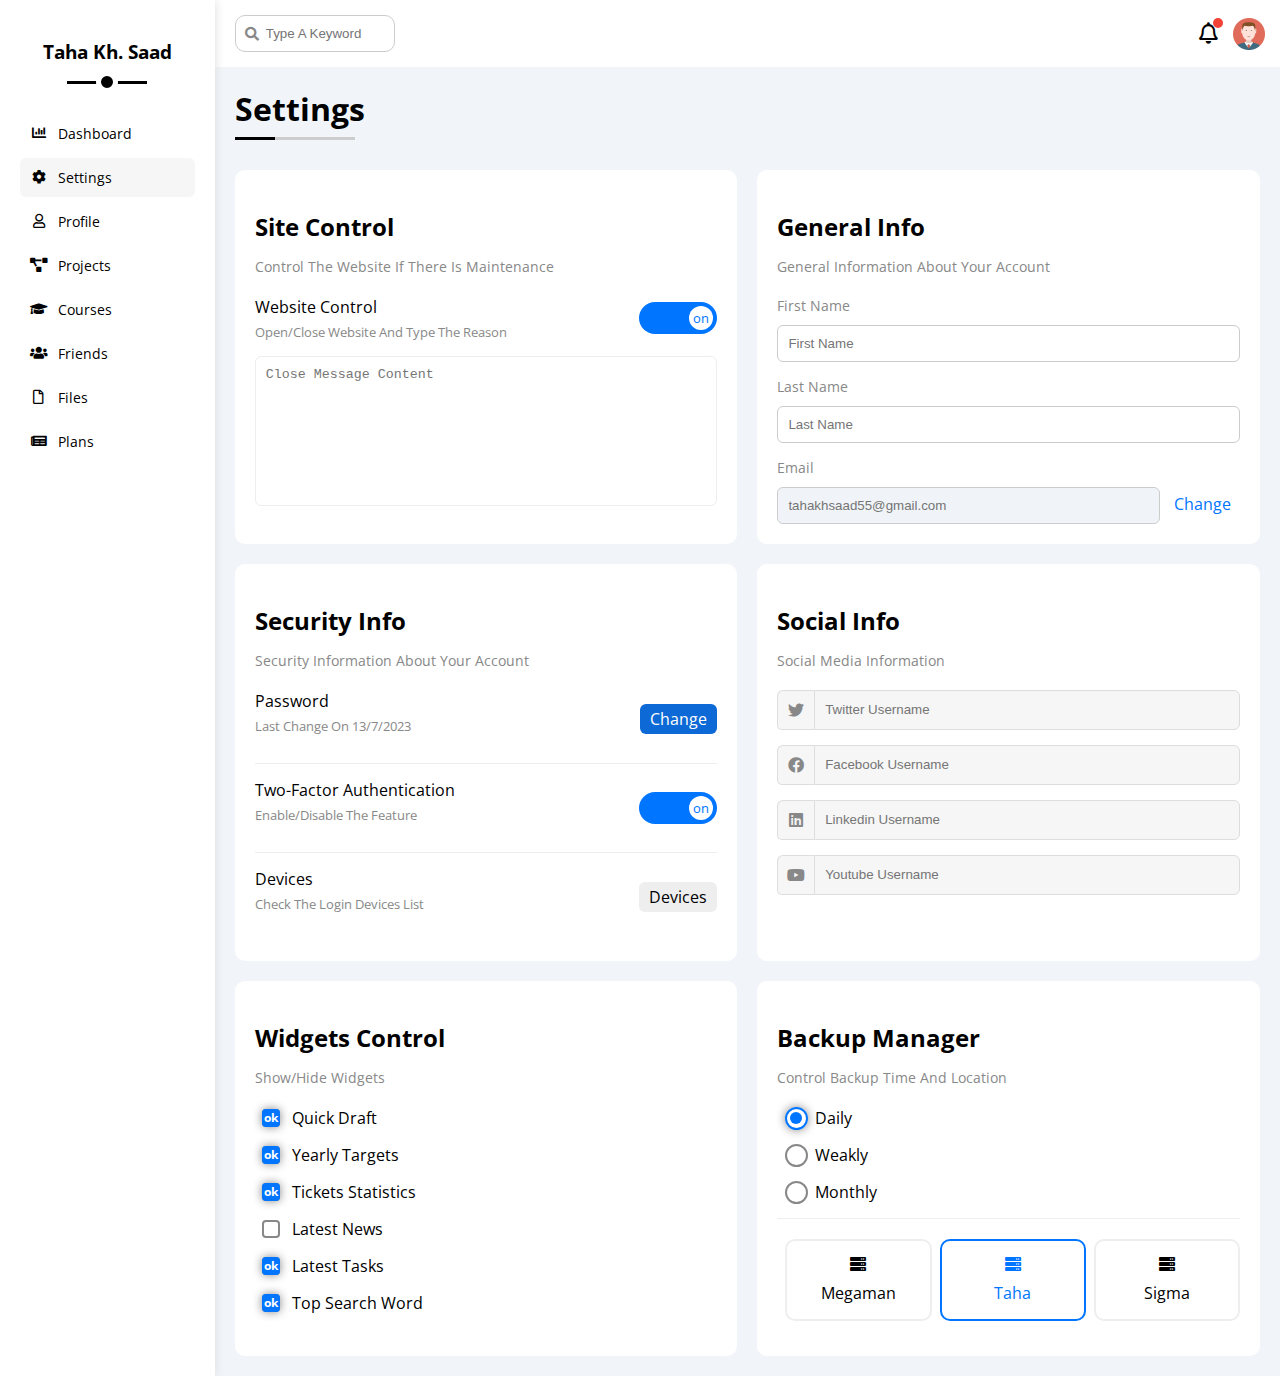
<file: settings.html>
<!DOCTYPE html>
<html lang="en">
  <head>
    <meta charset="UTF-8" />
    <meta name="viewport" content="width=device-width, initial-scale=1.0" />
    <title>Settings</title>
    <!-- Font Awesome -Icons- -->
    <link rel="stylesheet" href="./css/all.min.css" />
    <!-- CSS Framework File -->
    <link rel="stylesheet" href="./css/framework.css" />
    <!-- Custom CSS File -->
    <link rel="stylesheet" href="./css/master.css" />
  </head>
  <body>
    <div class="page d-flex">
      <div class="sidebar bg-white p-20 p-relative">
        <h3 class="p-relative txt-c mt-0">Taha <span>Kh. Saad</span></h3>
        <ul>
          <li>
            <a
              class="d-flex align-center fs-14 c-black rad-6 p-10"
              href="index.html"
            >
              <i class="fas fa-chart-bar fa-fw"></i>
              <span>Dashboard</span>
            </a>
          </li>
          <li>
            <a
              class="active d-flex align-center fs-14 c-black rad-6 p-10"
              href="settings.html"
            >
              <i class="fas fa-cog fa-fw"></i>
              <span>Settings</span>
            </a>
          </li>
          <li>
            <a
              class="d-flex align-center fs-14 c-black rad-6 p-10"
              href="profile.html"
            >
              <i class="far fa-user fa-fw"></i>
              <span>Profile</span>
            </a>
          </li>
          <li>
            <a
              class="d-flex align-center fs-14 c-black rad-6 p-10"
              href="projects.html"
            >
              <i class="fas fa-project-diagram fa-fw"></i>
              <span>Projects</span>
            </a>
          </li>
          <li>
            <a
              class="d-flex align-center fs-14 c-black rad-6 p-10"
              href="courses.html"
            >
              <i class="fas fa-graduation-cap fa-fw"></i>
              <span>Courses</span>
            </a>
          </li>
          <li>
            <a
              class="d-flex align-center fs-14 c-black rad-6 p-10"
              href="friends.html"
            >
              <i class="fas fa-users fa-fw"></i>
              <span>Friends</span>
            </a>
          </li>
          <li>
            <a
              class="d-flex align-center fs-14 c-black rad-6 p-10"
              href="files.html"
            >
              <i class="far fa-file fa-fw"></i>
              <span>Files</span>
            </a>
          </li>
          <li>
            <a
              class="d-flex align-center fs-14 c-black rad-6 p-10"
              href="plans.html"
            >
              <i class="fas fa-newspaper fa-fw"></i>
              <span>Plans</span>
            </a>
          </li>
        </ul>
      </div>
      <div class="content w-full">
        <!-- Start Head -->
        <div class="head bg-white p-15 between-flex">
          <div class="search p-relative">
            <input class="p-10" type="search" placeholder="Type A Keyword" />
            <i class="fas fa-search search-icon"></i>
          </div>
          <div class="icons d-flex align-center">
            <span class="notifications p-relative">
              <i class="far fa-bell fa-lg"></i>
            </span>
            <img src="./imgs/avatar.png" alt="" />
          </div>
        </div>
        <!-- End Head -->
        <h1 class="p-relative">Settings</h1>
        <div class="settings-page m-20 d-grid gap-20">
          <!-- Start Site Control Widget -->
          <div class="p-20 bg-white rad-10">
            <h2 class="mt-0 mb-10">Site Control</h2>
            <p class="mt-0 mb-20 c-gray fs-14">
              Control The Website If There Is Maintenance
            </p>
            <div class="mb-15 between-flex">
              <div>
                <span>Website Control</span>
                <p class="c-gray mt-5 mb-0 fs-13">
                  Open/Close Website And Type The Reason
                </p>
              </div>
              <div>
                <label>
                  <input class="toggle-checkbox" type="checkbox" checked />
                  <div class="toggle-switch"></div>
                </label>
              </div>
            </div>
            <textarea
              class="close-message p-10 rad-6 d-block w-full"
              placeholder="Close Message Content"
            ></textarea>
          </div>
          <!-- End Site Control Widget -->
          <!-- Start General Info Widget -->
          <div class="p-20 bg-white rad-10">
            <h2 class="mt-0 mb-10">General Info</h2>
            <p class="mt-0 mb-20 c-gray fs-14">
              General Information About Your Account
            </p>
            <div class="mb-15">
              <label class="fs-14 c-gray d-block mb-10" for="first"
                >First Name</label
              >
              <input
                class="b-none rad-6 border-ccc p-10 d-block w-full"
                type="text"
                id="first"
                placeholder="First Name"
              />
            </div>
            <div class="mb-15">
              <label class="fs-14 c-gray d-block mb-10" for="last"
                >Last Name</label
              >
              <input
                class="b-none rad-6 border-ccc p-10 d-block w-full"
                type="text"
                id="last"
                placeholder="Last Name"
              />
            </div>
            <div>
              <label class="fs-14 c-gray d-block mb-10" for="email"
                >Email</label
              >
              <input
                class="email b-none rad-6 border-ccc p-10 d-block w-full mr-10"
                type="email"
                id="email"
                placeholder="tahakhsaad55@gmail.com"
                disabled
              />
              <a href="#" class="c-blue">Change</a>
            </div>
          </div>
          <!-- End General Info Widget -->
          <!-- Start Security Info widget -->
          <div class="p-20 bg-white rad-10">
            <h2 class="mt-0 mb-10">Security Info</h2>
            <p class="mt-0 mb-20 c-gray fs-14">
              Security Information About Your Account
            </p>

            <div class="security-box mb-15 between-flex">
              <div>
                <span>Password</span>
                <p class="c-gray mt-5 fs-13">Last Change On 13/7/2023</p>
              </div>
              <a class="button bg-blue c-white btn-shape" href="#">Change</a>
            </div>

            <div class="security-box mb-15 between-flex">
              <div>
                <span>Two-Factor Authentication</span>
                <p class="c-gray mt-5 fs-13">Enable/Disable The Feature</p>
              </div>
              <label>
                <input class="toggle-checkbox" type="checkbox" checked />
                <div class="toggle-switch"></div>
              </label>
            </div>
            <div class="security-box between-flex">
              <div>
                <span>Devices</span>
                <p class="c-gray mt-5 fs-13">Check The Login Devices List</p>
              </div>
              <a class="bg-eee c-black btn-shape" href="#">Devices</a>
            </div>
          </div>
          <!-- End Security Info widget -->
          <!-- Start Social Info widget -->
          <div class="social-boxes p-20 bg-white rad-10">
            <h2 class="mt-0 mb-10">Social Info</h2>
            <p class="mt-0 mb-20 c-gray fs-14">Social Media Information</p>
            <div class="d-flex align-center mb-15">
              <i class="fab fa-twitter center-flex c-gray"></i>
              <input
                class="w-full"
                type="text"
                placeholder="Twitter Username"
              />
            </div>
            <div class="d-flex align-center mb-15">
              <i class="fab fa-facebook center-flex c-gray"></i>
              <input
                class="w-full"
                type="text"
                placeholder="Facebook Username"
              />
            </div>
            <div class="d-flex align-center mb-15">
              <i class="fab fa-linkedin center-flex c-gray"></i>
              <input
                class="w-full"
                type="text"
                placeholder="Linkedin Username"
              />
            </div>
            <div class="d-flex align-center mb-15">
              <i class="fab fa-youtube center-flex c-gray"></i>
              <input
                class="w-full"
                type="text"
                placeholder="Youtube Username"
              />
            </div>
          </div>
          <!-- End Social Info widget -->
          <!-- Start Widgets Control widget -->
          <div class="widgets-control p-20 bg-white rad-10">
            <h2 class="mt-0 mb-10">Widgets Control</h2>
            <p class="mt-0 mb-20 c-gray fs-14">Show/Hide Widgets</p>
            <div class="control d-flex align-center mb-15">
              <input type="checkbox" id="one" checked />
              <label for="one">Quick Draft</label>
            </div>
            <div class="control d-flex align-center mb-15">
              <input type="checkbox" id="two" checked />
              <label for="two">Yearly Targets</label>
            </div>
            <div class="control d-flex align-center mb-15">
              <input type="checkbox" id="three" checked />
              <label for="three">Tickets Statistics</label>
            </div>
            <div class="control d-flex align-center mb-15">
              <input type="checkbox" id="four" />
              <label for="four">Latest News</label>
            </div>
            <div class="control d-flex align-center mb-15">
              <input type="checkbox" id="five" checked />
              <label for="five">Latest Tasks</label>
            </div>
            <div class="control d-flex align-center mb-15">
              <input type="checkbox" id="six" checked />
              <label for="six">Top Search Word</label>
            </div>
          </div>
          <!-- End Widgets Control widget -->
          <!-- Start Backup Manager widget -->
          <div class="backup-control p-20 bg-white rad-10">
            <h2 class="mt-0 mb-10">Backup Manager</h2>
            <p class="mt-0 mb-20 c-gray fs-14">
              Control Backup Time And Location
            </p>
            <div class="date d-flex align-center mb-15">
              <input type="radio" name="time" id="daily" checked />
              <label for="daily">Daily</label>
            </div>
            <div class="date d-flex align-center mb-15">
              <input type="radio" name="time" id="weakly" />
              <label for="weakly">Weakly</label>
            </div>
            <div class="date d-flex align-center mb-15">
              <input type="radio" name="time" id="monthly" />
              <label for="monthly">Monthly</label>
            </div>
            <div class="servers d-flex align-center txt-c">
              <input type="radio" name="servers" id="server-one" />
              <div class="server mb-15 rad-10 w-full">
                <label class="d-block m-15" for="server-one">
                  <i class="fas fa-server d-block mb-10"></i>
                  Megaman
                </label>
              </div>
              <input type="radio" name="servers" id="server-two" checked />
              <div class="server mb-15 rad-10 w-full">
                <label class="d-block m-15" for="server-two">
                  <i class="fas fa-server d-block mb-10"></i>
                  Taha
                </label>
              </div>
              <input type="radio" name="servers" id="server-three" />
              <div class="server mb-15 rad-10 w-full">
                <label class="d-block m-15" for="server-three">
                  <i class="fas fa-server d-block mb-10"></i>
                  Sigma
                </label>
              </div>
            </div>
          </div>
          <!-- End Backup Manager widget -->
        </div>
      </div>
    </div>
  </body>
</html>

<!-- 
  Component One: Toggle Button
    <label>
      <input class="toggle-checkbox" type="checkbox" checked>
      <div class="toggle-switch"></div>
    </label>
 -->
</file>
<file: css/framework.css>
:root {
  --blue-color: #0075ff;
  --blue-alt-color: #0d69d5;
  --orange-color: #f59e0b;
  --green-color: #22c55e;
  --red-color: #f44336;
  --gray-color: #888;
  --ccc-color: #ccc;
}

/* TODO Module 1: Start Box Model -flex, grid- */
.d-flex {
  display: flex;
}
.align-center {
  align-items: center;
}
.space-between {
  justify-content: space-between;
}
.f-wrap {
  flex-wrap: wrap;
}
.d-grid {
  display: grid;
}
.gap-20 {
  gap: 20px;
}
.d-block {
  display: block;
}
@media (max-width: 767px) {
  .block-mobile {
    display: block;
  }
  .hide-mobile {
    display: none;
  }
}
/* End Box Model -flex, grid- */

/* TODO Module 2: Start Padding + Margin */
.p-10 {
  padding: 10px;
}
.p-15 {
  padding: 15px;
}
.p-20 {
  padding: 20px;
}
.pl-15 {
  padding-left: 15px;
}
.pt-10 {
  padding-top: 10px;
}
.pt-15 {
  padding-top: 15px;
}
.pt-20 {
  padding-top: 20px;
}
.pb-10 {
  padding-bottom: 10px;
}
.pb-15 {
  padding-bottom: 15px;
}
.pb-20 {
  padding-bottom: 20px;
}
.m-15 {
  margin: 15px;
}
.m-20 {
  margin: 20px;
}
.m-0 {
  margin: 0;
}
.mt-5 {
  margin-top: 5px;
}
.mt-10 {
  margin-top: 10px;
}
.mt-15 {
  margin-top: 15px;
}
.mt-20 {
  margin-top: 20px;
}
.mt-25 {
  margin-top: 25px;
}
.mr-10 {
  margin-right: 10px;
}
.mr-15 {
  margin-right: 15px;
}
.mb-0 {
  margin-bottom: 0px;
}
.mb-5 {
  margin-bottom: 5px;
}
.mb-10 {
  margin-bottom: 10px;
}
.mb-15 {
  margin-bottom: 15px;
}
.mb-20 {
  margin-bottom: 20px;
}
.mb-25 {
  margin-bottom: 25px;
}
.ml-5 {
  margin-left: 5px;
}
.ml-10 {
  margin-left: 10px;
}
/* End Padding + Margin */

/* TODO Module 3: Start Color */
.bg-white {
  background-color: white;
}
.bg-eee {
  background-color: #eee;
}
.bg-blue {
  background-color: var(--blue-alt-color);
}
.bg-green {
  background-color: var(--green-color);
}
.bg-orange {
  background-color: var(--orange-color);
}
.bg-red {
  background-color: var(--red-color);
}
.c-white {
  color: white;
}
.c-black {
  color: black;
}
.c-blue {
  color: var(--blue-color);
}
.c-gray {
  color: var(--gray-color);
}
.c-green {
  color: var(--green-color);
}
.c-orange {
  color: var(--orange-color);
}
.c-red {
  color: var(--red-color);
}
/* End Color */

/* TODO Module 4: Start Position */
.p-relative {
  position: relative;
}
.p-absolute {
  position: absolute;
}
/* End Position */

/* TODO Module 5: Start Font */
.txt-c {
  text-align: center;
}
@media (max-width: 767px) {
  .txt-c-mobile {
    text-align: center;
  }
}
.fw-bold {
  font-weight: bold;
}
.fs-13 {
  font-size: 13px;
}
.fs-14 {
  font-size: 14px;
}txt-c-mobile
.fs-15 {
  font-size: 15px;
}
.fs-25 {
  font-size: 25px;
}
.fw-normal {
  font-weight: normal;
}
@media (max-width: 767px) {
  .text-c-mobile {
    text-align: center;
  }
}
/* End Font */

/* TODO Module 6: Start Border && Width-Height */
.rad-6 {
  border-radius: 6px;
}
.rad-10 {
  border-radius: 10px;
}
.rad-half {
  border-radius: 50%;
}
.w-full {
  width: 100%;
}
.w-fit {
  width: fit-content;
}
.w-100 {
  width: 100px;
}
.h-full {
  height: 100%;
}
.h-100 {
  height: 100px;
}
.b-none {
  border: none;
}
.border-ccc {
  border: 1px solid #ccc;
}
.border-eee {
  border: 1px solid #eee;
}
/* End Border && Width-Height */

/* TODO Module n: Start /////// */

/* End /////// */

/* TODO Module n: Start Other */
/* End Other */

/* TODO Components */
.between-flex {
  display: flex;
  align-items: center;
  justify-content: space-between;
}
.center-flex {
  display: flex;
  align-items: center;
  justify-content: center;
}
.btn-shape {
  padding: 4px 10px;
  border-radius: 6px;
}
.widget {
  padding: 20px;
  background-color: white;
  border-radius: 10px;  
}
/* End Components */
</file>
<file: css/master.css>
/* Google Fonts | Open Sans Font */
@import url("https://fonts.googleapis.com/css2?family=M+PLUS+1+Code:wght@100;500&family=Open+Sans:wght@400;700&family=Poppins:ital,wght@1,900&family=Work+Sans:ital,wght@0,300;0,500;0,600;0,700;0,800;1,200&display=swap");

:root {
  --blue-color: #0075ff;
  --blue-alt-color: #0d69d5;
  --orange-color: #f59e0b;
  --green-color: #22c55e;
  --red-color: #f44336;
  --gray-color: #888;
  --ccc-color: #ccc;
}
::selection {
  color: white;
  background-color: var(--blue-alt-color);
}
* {
  box-sizing: border-box;
}
body {
  font-family: "Open Sans", sans-serif;
  margin: 0;
}
*:focus {
  outline: none;
}
a {
  text-decoration: none;
}
ul {
  list-style: none;
  padding: 0;
}
/* ======= */
::-webkit-scrollbar {
  width: 15px;
}
::-webkit-scrollbar-track {
  background-color: var(--ccc-color);
}
::-webkit-scrollbar-thumb {
  background-color: var(--blue-color);
}
::-webkit-scrollbar-thumb:hover {
  background-color: var(--blue-alt-color);
}
/* ======= */
.page {
  min-height: 100vh;
  background-color: #f1f5f9;
}

/* Start Sidebar */
.sidebar {
  width: 250px;
  box-shadow: 0 0 10px #ddd;
}
.sidebar > h3 {
  margin-bottom: 50px;
}
.sidebar > h3::after,
.sidebar > h3::before {
  content: "";
  position: absolute;
  left: 50%;
  transform: translateX(-50%);
  background-color: black;
}
.sidebar > h3::before {
  bottom: -20px;
  width: 80px;
  height: 3px;
}
.sidebar > h3::after {
  bottom: -29px;
  width: 12px;
  height: 12px;
  border-radius: 50%;
  border: 5px solid white;
}
.sidebar ul li a:hover,
.sidebar ul li a.active {
  background-color: #f6f6f6;
}
.sidebar ul li a {
  transition: 0.3px;
  margin-bottom: 5px;
}
.sidebar ul li a span {
  font-size: 14px;
  margin-left: 10px;
}
@media (max-width: 767px) {
  .sidebar {
    width: 58px;
    padding: 10px;
  }
  .sidebar > h3 {
    font-size: 15px;
    margin: 0;
  }
  .sidebar > h3 span {
    display: none;
  }
  .sidebar > h3::before {
    width: 35px;
    bottom: -10px;
    height: 2.5px;
  }
  .sidebar > h3::after {
    bottom: -17px;
    width: 7px;
    height: 7px;
  }
  /* .sidebar > h3::before,
  .sidebar > h3::after {
    display: none;
  } */
  .sidebar ul li a span {
    display: none;
  }
}
/* End Sidebar */

/* Start Content */
.content {
  overflow: hidden;
}
.head .search .search-icon {
  font-weight: 900;
  position: absolute;
  left: 15px;
  top: 50%;
  transform: translateY(-50%);
  font-size: 14px;
  color: var(--gray-color);
}
.head .search input {
  border: 1px solid var(--ccc-color);
  border-radius: 10px;
  margin-left: 5px;
  padding-left: 30px;
  width: 160px;
  transition: width 0.3s;
}
.head .search input:focus {
  width: 200px;
}
.head .search input:focus::placeholder {
  opacity: 0;
}
.head .icons .notifications::before {
  content: "";
  position: absolute;
  width: 10px;
  height: 10px;
  background: var(--red-color);
  border-radius: 50%;
  top: -5px;
  right: -5px;
}
.head img {
  width: 32px;
  height: 32px;
  margin-left: 15px;
}
.page h1 {
  margin: 20px 20px 40px;
}
.latest-news .news-row h1 {
  margin: 20px 20px 40px;
}
.page h1::before,
.page h1::after {
  content: "";
  height: 3px;
  position: absolute;
  bottom: -10px;
  left: 0;
}
.page h1:before {
  background-color: var(--ccc-color);
  width: 120px;
}
.page h1:after {
  background-color: black;
  width: 40px;
}
.wrapper {
  grid-template-columns: repeat(auto-fill, minmax(450px, 1fr));
  margin-left: 20px;
  margin-right: 20px;
  margin-bottom: 20px;
}
@media (max-width: 767px) {
  .wrapper {
    grid-template-columns: minmax(200px, 1fr);
    margin-left: 10px;
    margin-right: 10px;
  }
}
/* End Content */

/* Start Welcome Widget */
.welcome {
  overflow: hidden;
}
.welcome .intro img {
  width: 200px;
  margin-bottom: -10px;
}
.welcome .avatar {
  width: 64px;
  height: 64px;
  border: 3px solid white;
  border-radius: 50%;
  padding: 2px;
  box-shadow: 0 0 5px #ddd;
  margin-left: 20px;
  margin-top: -32px;
}
.welcome .body {
  border-bottom: 2px solid #eee;
  border-top: 2px solid #eee;
}
.welcome .body > div {
  flex: 1;
}
.welcome .visit {
  margin: 0 15px 15px auto;
  margin-top: 10px;
  transition: 0.3s;
}
.welcome .visit:hover {
  background-color: var(--blue-alt-color);
}
@media (max-width: 768px) {
  .welcome .intro {
    padding-bottom: 30px;
  }
  .welcome .body {
    margin-top: 5px;
  }
  .welcome .avatar {
    margin-left: 50%;
    transform: translateX(-50%);
  }
  .welcome .body > div:not(:last-child) {
    margin-bottom: 20px;
  }
}
/* End Welcome Widget */

/* Start Quick Draft Widget */
.quick-draft textarea {
  resize: none;
  min-height: 100px;
}
.quick-draft .save {
  margin-left: auto;
  transition: 0.3s;
}
.quick-draft .save:hover {
  margin-left: auto;
  transform: 0.3s;
  background-color: var(--blue-alt-color);
}
/* End Quick Draft Widget */

/* Start Yearly Targets Widget */
.targets .target-row .icon {
  width: 80px;
  height: 80px;
  margin-right: 15px;
}
.targets .details {
  flex: 1;
}
.targets .details .progress {
  height: 4px;
}
.targets .details .progress > span {
  position: absolute;
  left: 0;
  top: 0;
  height: 100%;
}
.targets .details .progress > span span {
  position: absolute;
  bottom: 16px;
  right: -16px;
  color: white;
  padding: 2px 5px;
  border-radius: 6px;
  font-size: 13px;
}
.targets .details .progress > span span::after {
  content: "";
  border: 5px solid transparent;
  position: absolute;
  bottom: -9px;
  left: 50%;
  transform: translateX(-50%);
}
.targets .details .progress > .blue span::after {
  border-top-color: var(--blue-color);
}
.targets .details .progress > .orange span::after {
  border-top-color: var(--orange-color);
}
.targets .details .progress > .green span::after {
  border-top-color: var(--green-color);
}
.blue .icon,
.blue .progress {
  background-color: rgb(0 117 255 / 20%);
}
.orange .icon,
.orange .progress {
  background-color: rgb(245 158 11 / 20%);
}
.green .icon,
.green .progress {
  background-color: rgb(34 197 94 / 20%);
}
/* End Yearly Targets Widget */

/* Start Tickets */
.tickets .box {
  width: calc(50% - 10px);
  /* 20px gap => between 2 boxs so that we subtract 10px */
}
@media (max-width: 768px) {
  .tickets .box {
    width: 100%;
  }
}
/* Start Tickets */

/* Start Latest News Widget */
.latest-news .news-row:not(:last-of-type) {
  margin-bottom: 20px;
  padding-bottom: 20px;
  border-bottom: 1px solid #ccc;
}
.latest-news .news-row img {
  width: 100px;
  border-radius: 6px;
  margin-right: 15px;
}
.latest-news .news-row .info {
  flex-grow: 1;
}
.latest-news .news-row .info h3 {
  margin: 0 0 6px;
  font-size: 16px;
}
@media (max-width: 768px) {
  .latest-news .news-row {
    display: block;
  }
  .latest-news .news-row .info p {
    margin-bottom: 10px;
  }
}
/* End Latest News Widget */

/* Start Tasks Widget */
.tasks .task-row:not(:last-of-type) {
  margin-bottom: 15px;
  padding-bottom: 15px;
  border-bottom: 1px solid #eee;
}
.tasks .info {
  flex-grow: 1;
}
.tasks .done {
  opacity: 0.4;
}
.tasks .done h3,
.tasks .done p {
  text-decoration: line-through;
}
.tasks .delete {
  cursor: pointer;
  transition: 0.3s;
}
.tasks .delete:hover {
  color: var(--red-color);
}
/* End Tasks Widget */

/* Start Top Search Word Widget */
/* 
  مفيش كود خاص للويدجت دي الفريم وورك اللي احنا عاملينه قام بالواجب تسلم يا عم زيرو والله 
*/
/* End Top Search Word Widget */

/* Start Latest Uploads Widget */
.latest-uploads ul li:not(:last-child) {
  border-bottom: 1px solid #eee;
}
.latest-uploads ul li img {
  width: 40px;
  height: 40px;
}
/* End Latest Uploads Widget */

/* End Last Project Widget */
.last-project ul::before {
  content: "";
  position: absolute;
  left: 11 px;
  width: 2px;
  height: 100%;
  margin-left: 11px;
  background-color: var(--blue-color);
}
.last-project ul li::before {
  content: "";
  width: 20px;
  height: 20px;
  display: block;
  border-radius: 50%;
  background-color: white;
  border: 2px solid white;
  outline: 2px solid var(--blue-color);
  margin-right: 15px;
  z-index: 1;
}
.last-project ul li.done::before {
  background-color: var(--blue-color);
}
.last-project ul li.current::before {
  animation: change-color 0.8s infinite alternate;
}
.last-project .launch-icon {
  position: absolute;
  width: 160px;
  right: 0;
  bottom: 0;
  opacity: 0.2;
}
/* Start Last Project Widget */

/* Start Reminders Widget */
.reminders ul li .key {
  width: 15px;
  height: 15px;
}
.reminders ul li > .blue {
  border-left: 2px solid var(--blue-color);
}
.reminders ul li > .green {
  border-left: 2px solid var(--green-color);
}
.reminders ul li > .orange {
  border-left: 2px solid var(--orange-color);
}
.reminders ul li > .red {
  border-left: 2px solid var(--red-color);
}
/* End Reminders Widget */

/* Start Latest Post Widget */
.latest-post .avatar {
  width: 48px;
  height: 48px;
}
.latest-post .post-content {
  text-transform: capitalize;
  line-height: 1.8;
  border-top: 1px solid #eee;
  border-bottom: 1px solid #eee;
  min-height: 140px;
}
/* End Latest Post Widget */

/* Start Social Media Statistics Widget */
.social-media .box {
  padding-left: 70px;
}
.social-media .box i {
  position: absolute;
  left: 0;
  top: 0;
  width: 52px;
  transition: 0.3s;
}
.social-media .box i:hover {
  transform: rotate(10deg);
}
.social-media .twitter {
  background-color: rgb(29 161 242 / 20%);
  color: #1da1f2;
}
.social-media .twitter i,
.social-media .twitter a {
  background-color: #1da1f2;
}
.social-media .facebook {
  background-color: rgb(24 119 242 / 20%);
  color: #1877f1;
}
.social-media .facebook i,
.social-media .facebook a {
  background-color: #1877f1;
}
.social-media .youtube {
  background-color: rgb(255 0 0 / 20%);
  color: #ff0000;
}
.social-media .youtube i,
.social-media .youtube a {
  background-color: #ff0000;
}
.social-media .linkedin {
  background-color: rgb(0 119 181 / 20%);
  color: #0077b5;
}
.social-media .linkedin i,
.social-media .linkedin a {
  background-color: #0077b5;
}
/* End Social Media Statistics Widget */

/* Start Projects Table */
.projects .responsive-table {
  overflow-x: auto;
}
.projects table {
  min-width: 1000px;
  border-spacing: 0px;
}
.projects table thead td {
  background-color: #eee;
  font-weight: bold;
}
.projects table td {
  padding: 15px;
}
.projects tbody td {
  border-bottom: 1px solid #eee;
  border-left: 1px solid #eee;
  transition: 0.3s;
}
.projects table tbody tr td:last-child {
  border-radius: 1px solid #eee;
}
.projects table tr:hover td {
  background-color: #faf7f7;
}
.projects table img {
  width: 32px;
  height: 32px;
  border-radius: 50%;
  padding: 2px;
  cursor: pointer;
  background-color: white;
  transition: 0.3s;
}
.projects table img:not(:first-child) {
  margin-left: -20px;
}
.projects table img:hover {
  transform: scale(1.2);
  z-index: 1000;
}
.projects table .label {
  font-size: 13px;
}
/* End Projects Table */

/* TODO ///////// settings.html //////// */

/* Start Settings Page*/
.settings-page {
  grid-template-columns: repeat(auto-fill, minmax(500px, 1fr));
}
@media (max-width: 768px) {
  .settings-page {
    grid-template-columns: minmax(100px, 1fr);
    margin-left: 10px;
    margin-right: 10px;
    gap: 10px;
  }
}
/* = site control widget = */
.settings-page .close-message {
  border: 1px solid #eee;
  resize: none;
  min-height: 150px;
}
/* = general info widget = */
.settings-page .email {
  display: inline-flex;
  width: calc(100% - 80px);
}
/* = security info widget = */
.settings-page .security-box {
  padding-bottom: 15px;
}
.settings-page .security-box:not(:last-of-type) {
  border-bottom: 1px solid #eee;
}
.settings-page .security-box .button {
  transition: 0.3s;
}
.settings-page .security-box .button:hover {
  background-color: var(--blue-alt-color);
}
/* = social info widget = */
.settings-page .social-boxes i {
  width: 40px;
  height: 40px;
  background-color: #f6f6f6;
  border: 1px solid #ddd;
  border-right: none;
  border-radius: 6px 0 0 5px;
  transition: 0.3s;
}
.settings-page .social-boxes input {
  height: 40px;
  background-color: #f6f6f6;
  border: 1px solid #ddd;
  padding-left: 10px;
  border-radius: 0 6px 6px 0;
}
.settings-page .social-boxes > div:nth-of-type(1):focus-within i {
  color: #1da1f2;
}
.settings-page .social-boxes > div:nth-of-type(2):focus-within i {
  color: #1877f1;
}
.settings-page .social-boxes > div:nth-of-type(3):focus-within i {
  color: #0077b5;
}
.settings-page .social-boxes > div:nth-of-type(4):focus-within i {
  color: #ff0000;
}
/* = widgets control = */
.widgets-control .control input[type="checkbox"] {
  -webkit-appearance: none;
  appearance: none;
}
.widgets-control .control label {
  padding-left: 30px;
  cursor: pointer;
  position: relative;
}
.widgets-control .control label::before,
.widgets-control .control label::after {
  position: absolute;
  left: 0;
  top: 50%;
  border-radius: 4px;
}
.widgets-control .control label::before {
  content: "";
  height: 14px;
  width: 14px;
  border: 2px solid var(--gray-color);
  margin-top: -9px;
}
.widgets-control .control label:hover::before {
  border-color: var(--blue-alt-color);
}
.widgets-control .control label::after {
  content: "ok";
  font-size: 12px;
  font-weight: bold;
  margin-top: -9px;
  background-color: var(--blue-color);
  color: white;
  width: 18px;
  height: 18px;
  display: flex;
  justify-content: center;
  align-items: center;
  transform: scale(0) rotate(360deg);
  transition: 0.3s;
}
.widgets-control .control input[type="checkbox"]:checked + label::after {
  transform: scale(1);
  box-shadow: 0px 0px 10px var(--gray-color);
}
/* = backup manager = */
.backup-control input[type="radio"] {
  -webkit-appearance: none;
  appearance: none;
}
.backup-control .date label {
  position: relative;
  padding-left: 30px;
  cursor: pointer;
}
.backup-control .date label::before {
  content: "";
  position: absolute;
  top: 50%;
  left: 0;
  margin-top: -11px;
  width: 19px;
  height: 19px;
  border: 2px solid var(--gray-color);
  border-radius: 50%;
}
.backup-control .date label::after {
  content: "";
  position: absolute;
  top: 5px;
  left: 5px;
  width: 12px;
  height: 12px;
  background-color: var(--blue-color);
  border-radius: 50%;
  transition: 0.3s;
  transform: scale(0);
}
.backup-control .date input[type="radio"]:checked + label::before {
  border-color: var(--blue-color);
  box-shadow: 0px 0px 10px var(--gray-color);
}
.backup-control .date input[type="radio"]:checked + label::after {
  transform: scale(1);
}
.backup-control .servers {
  border-top: 1px solid #eee;
  padding-top: 20px;
}
@media (max-width: 768px) {
  .backup-control .servers {
    flex-wrap: wrap;
  }
}
.backup-control .servers .server {
  border: 2px solid #eee;
  position: relative;
}
.backup-control .servers .server label {
  cursor: pointer;
}
.backup-control .servers input[type="radio"]:checked + .server {
  border-color: var(--blue-color);
  color: var(--blue-color);
}
/* = toggle commponent style = */
.toggle-checkbox {
  -webkit-appearance: none;
  appearance: none;
  display: none;
}
.toggle-switch {
  background-color: #ccc;
  width: 78px;
  height: 32px;
  border-radius: 16px;
  position: relative;
  transition: 0.3s;
  cursor: pointer;
}
.toggle-switch::before {
  content: "off";
  background-color: white;
  width: 24px;
  height: 24px;
  position: absolute;
  border-radius: 50%;
  top: 4px;
  left: 4px;
  display: flex;
  justify-content: center;
  align-items: center;
  color: var(--gray-color);
  font-size: 13px;
  transition: 0.3s;
}
.toggle-checkbox:checked + .toggle-switch {
  background-color: var(--blue-color);
}
.toggle-checkbox:checked + .toggle-switch::before {
  content: "on";
  left: 50px;
  color: var(--blue-color);
}
/* = toggle commponent style = */
.settings-page :disabled {
  cursor: no-drop;
  background-color: #f0f4f8;
  color: #bbbb;
}
/* End Settings Page*/

/* Start Profile Page */
.profile-page .avatar-box {
  width: 300px;
  border-right: 1px solid #eee;
}
@media (max-width: 768px) {
  .profile-page .overview {
    flex-direction: column;
  }
  .profile-page .avatar-box {
    border: none;
  }
}
.profile-page .avatar-box > img {
  width: 120px;
  height: 120px;
}
.profile-page .avatar-box .level {
  height: 6px;
  overflow: hidden;
  margin: auto;
  width: 70%;
}
.profile-page .avatar-box .level span {
  position: absolute;
  left: 0;
  top: 0;
  height: 100%;
  background-color: var(--blue-color);
  border-radius: 6px;
}
/* == */
.profile-page .info-box .box {
  flex-wrap: wrap;
  border-bottom: 1px solid #eee;
  transition: 0.3s;
}
.profile-page .info-box .box:hover {
  background-color: #f6f6f6;
}
.profile-page .info-box .box > div {
  min-width: 250px;
  padding: 10px 0 0;
}
.profile-page .info-box h4 {
  font-weight: normal;
}
.profile-page .info-box .box > div .toggle-switch {
  /* width: 68px; */
  height: 28px;
}
@media (max-width: 768px) {
  .profile-page .info-box .box > div .toggle-switch {
    margin: 0 auto;
  }
}
.profile-page .info-box .box > div .toggle-switch::before {
  height: 20px;
  width: 20px;
  left: 53px;
}
.profile-page
  .info-box
  .box
  > div
  .toggle-checkbox:checked
  + .toggle-switch::before {
  left: 5px;
}
/* = Other Data => skills-card = */
@media (max-width: 768px) {
  .profile-page .other-data {
    flex-direction: column;
  }
}
.profile-page .skills-card {
  flex-grow: 1;
}
.profile-page .skills-card ul li {
  padding: 15px 0;
}
.profile-page .skills-card ul li:not(:last-child) {
  border-bottom: 1px solid #eee;
}
.profile-page .skills-card ul li span {
  display: inline-flex;
  padding: 4px 10px;
  background-color: #eee;
  border-radius: 6px;
  font-size: 14px;
}
.profile-page .skills-card ul li span:not(:last-child) {
  margin-right: 5px;
}
/* = Other Data => Activities = */
.profile-page .activities {
  flex-grow: 2;
}
.profile-page .activities .activity:not(:last-of-type) {
  border-bottom: 1px solid #eee;
  padding-bottom: 20px;
  margin-bottom: 20px;
}
.profile-page .activities .activity img {
  width: 64px;
  height: 64px;
  margin-right: 10px;
  border-radius: 50%;
}
@media (min-width: 768px) {
  .profile-page .activities .activity .date {
    margin-left: auto;
    text-align: right;
  }
}
@media (max-width: 768px) {
  .profile-page .activities .activity {
    flex-direction: column;
  }
  .profile-page .activities .activity img {
    margin-right: 0;
    margin-bottom: 15px;
  }
  .profile-page .activities .activity .date {
    margin-top: 15px;
  }
}
/* End Profile Page */

/* Start Projects Page */
.projects-page {
  grid-template-columns: repeat(auto-fill, minmax(500px, 1fr));
}
@media (max-width: 768px) {
  .projects-page {
    grid-template-columns: minmax(200px, 1fr);
    margin-left: 10px;
    margin-right: 10px;
    gap: 10px;
  }
}
.projects-page .project .date {
  position: absolute;
  right: 10px;
  top: 10px;
}
.projects-page .project h4 {
  font-weight: normal;
}
.projects-page .project .team {
  position: relative;
  min-height: 80px;
}
.projects-page .project .team a {
  position: absolute;
  left: 0;
  bottom: 0;
  transition: 0.3s;
}
.projects-page .project .team a:nth-child(2) {
  left: 25px;
}
.projects-page .project .team a:nth-child(3) {
  left: 50px;
}
.projects-page .project .team a:nth-child(4) {
  left: 75px;
}
.projects-page .project .team a:nth-child(5) {
  left: 100px;
}
.projects-page .project .team a:hover {
  z-index: 1000;
  transform: scale(1.2);
}
.projects-page .project .team a img {
  width: 40px;
  height: 40px;
  border-radius: 50%;
  border: 5px solid white;
  transition: 0.3s;
}
.projects-page .project .do {
  justify-content: flex-end;
  border-top: 1px solid #eee;
  padding-top: 15px;
  margin-top: 15px;
}
.projects-page .project .do span {
  padding: 3px 8px;
  margin-left: 5px;
  width: fit-content;
}
@media (max-width: 768px) {
  .projects-page .project .do {
    flex-direction: column;
  }
  .projects-page .project .do span:not(:last-child) {
    margin-bottom: 15px;
  }
}
.projects-page .project .info {
  border: 1px solid #eee;
  margin-top: 15px;
  padding-top: 15px;
}
.projects-page .project .prog {
  height: 8px;
  width: 260px;
  position: relative;
  border-radius: 6px;
}
.projects-page .project .prog span {
  position: absolute;
  top: 0;
  left: 0;
  height: 100%;
  border-radius: 6px;
}
@media (max-width: 768px) {
  .projects-page .project .info {
    flex-direction: column;
  }
  .projects-page .project .info .prog {
    margin-bottom: 15px;
  }
}
/* End Projects Page */

/* Start Courses Page */
.courses-page {
  grid-template-columns: repeat(auto-fill, minmax(300px, 1fr));
}
@media (max-width: 768px) {
  .courses-page {
    grid-template-columns: minmax(200px, 1fr);
    margin-left: 10px;
    margin-right: 10px;
    gap: 10px;
  }
}
.courses-page .course {
  overflow: hidden;
}
.courses-page .course .cover {
  max-width: 100%;
}
.courses-page .course .instructor {
  position: absolute;
  width: 64px;
  height: 64px;
  border-radius: 50%;
  top: 20px;
  left: 20px;
  border: 2px solid white;
}
.courses-page .course .description {
  line-height: 1.6;
  font-size: 13px;
}
.courses-page .course .info {
  border-top: 1px solid #eee;
  font-size: 13px;
}
.courses-page .course .info .title {
  position: absolute;
  left: 50%;
  transform: translateX(-50%);
  top: -13px;
  font-size: 13px;
  height: 27px;
}
/* End Courses Page */

/* Start Friends Page */
.friends-page {
  grid-template-columns: repeat(auto-fill, minmax(300px, 1fr));
}
@media (max-width: 768px) {
  .friends-page {
    grid-template-columns: minmax(200px, 1fr);
    margin-left: 10px;
    margin-right: 10px;
    gap: 10px;
  }
}
.friends-page .contact {
  position: absolute;
  left: 10px;
  top: 10px;
}
.friends-page .contact i {
  background-color: #eee;
  padding: 10px;
  border-radius: 50%;
  color: #666;
  font-size: 13px;
  cursor: pointer;
  transition: 0.3s;
}
.friends-page .contact i:hover {
  background-color: var(--blue-color);
  color: white;
}
.friends-page .friend .icons {
  border-top: 1px solid #eee;
  border-bottom: 1px solid #eee;
  margin-top: 15px;
  margin-bottom: 15px;
  padding-top: 15px;
  padding-bottom: 15px;
}
.friends-page .friend .icons i {
  margin-right: 5px;
}
.friends-page .friend .icons .vip {
  position: absolute;
  right: 0;
  top: 50%;
  transform: translateY(-50%);
  font-size: 40px;
  opacity: 0.2;
}
/* End Friends Page */

/* Start Files Page */
.files-page {
  flex-direction: row-reverse;
  align-items: flex-start;
}
@media (max-width: 768px) {
  .files-page {
    flex-direction: column;
    align-items: normal;
  }
}
.files-page .files-stats {
  min-width: 260px;
}
.files-page .files-stats .icon {
  width: 40px;
  height: 40px;
  margin-right: 10px;
}
.files-page .files-stats .size {
  margin-left: auto;
}
.files-page .files-stats .blue {
  background-color: rgb(0 117 255 / 20%);
}
.files-page .files-stats .green {
  background-color: rgb(34 197 94 / 20%);
}
.files-page .files-stats .red {
  background-color: rgb(244 67 54 / 20%);
}
.files-page .files-stats .orange {
  background-color: rgb(245 158 11 / 20%);
}
.files-page .files-stats .upload {
  margin: 15px auto 0;
  padding: 10px 15px;
  transition: 0.3s;
}
.files-page .files-stats .upload:hover {
  background-color: var(--blue-alt-color);
}
.files-page .files-stats .upload i {
  animation: go-up 0.8s infinite;
}
.files-page .files-content {
  flex: 1;
  grid-template-columns: repeat(auto-fill, minmax(200px, 1fr));
}
.files-page .files-content img {
  width: 64px;
  height: 64px;
  transition: 0.3s;
}
.files-page .files-content .file:hover img {
  transform: rotate(5deg);
}
.files-page .files-content .info {
  border-top: 1px solid #eee;
}
/* End Files Page */

/* End Plans Page */
.plans-page {
  grid-template-columns: repeat(auto-fill, minmax(450px, 1fr));
}
@media (max-width: 768px) {
  .plans-page {
    grid-template-columns: minmax(250px, 1fr);
    margin-left: 10px;
    margin-right: 10px;
    gap: 10px;
  }
}
.plans-page .plan .top {
  border: 3px solid white;
  outline: 3px solid transparent;
}
.plans-page .plan.green .top {
  outline-color: var(--green-color);
}
.plans-page .plan.blue .top {
  outline-color: var(--blue-color);
}
.plans-page .plan.orange .top {
  outline-color: var(--orange-color);
}
.plans-page .plan .price {
  position: relative;
  font-size: 40px;
  width: fit-content;
  margin: auto;
}
.plans-page .plan .price span {
  position: absolute;
  left: -20px;
  top: 0;
  font-size: 25px;
}
.plans-page .plan ul li {
  padding: 15px;
  display: flex;
  align-items: center;
  font-size: 15px;
  border-bottom: 1px solid #eee;
}
.plans-page .plan ul li .yes {
  color: var(--green-color);
}
.plans-page .plan ul li i:not(.yes, .help) {
  color: var(--red-color);
}
.plans-page .plan ul li i:first-child {
  font-size: 18px;
  margin-right: 5px;
}
.plans-page .plan ul li .help {
  color: var(--gray-color);
  margin-left: auto;
  cursor: pointer;
  position: relative;
}
.plans-page .plan ul li span + i {
  position: relative;
  width: fit-content;
}
.plans-page .plan ul li span + i::after {
  position: absolute;
  content: "More Info";
  bottom: 20px;
  right: -40px;
  width: 80px;
  height: 23px;
  background-color: #ddd;
  border-radius: 4px;
  display: flex;
  justify-content: center;
  align-items: center;
  color: black;
  font-weight: normal;
  font-size: 13px;
  opacity: 0;
  transition: 0.3s;
  border-right: 15px solid transparent;
}
.plans-page .plan.green ul li span + i::after {
  border-right-color: var(--green-color);
}
.plans-page .plan.blue ul li span + i::after {
  border-right-color: var(--blue-color);
}
.plans-page .plan.orange ul li span + i::after {
  border-right-color: var(--orange-color);
}
.plans-page .plan ul li span + i:hover::after {
  opacity: 1;
} 
/* End Plans Page */

/* Start Animation */
@keyframes change-color {
  from {
    background-color: var(--blue-color);
  }
  to {
    background-color: white;
  }
}
@keyframes go-up {
  0%,
  100% {
    transform: translateY(0);
  }
  50% {
    transform: translateY(-5px);
  }
}
/* End Animation */
</file>
